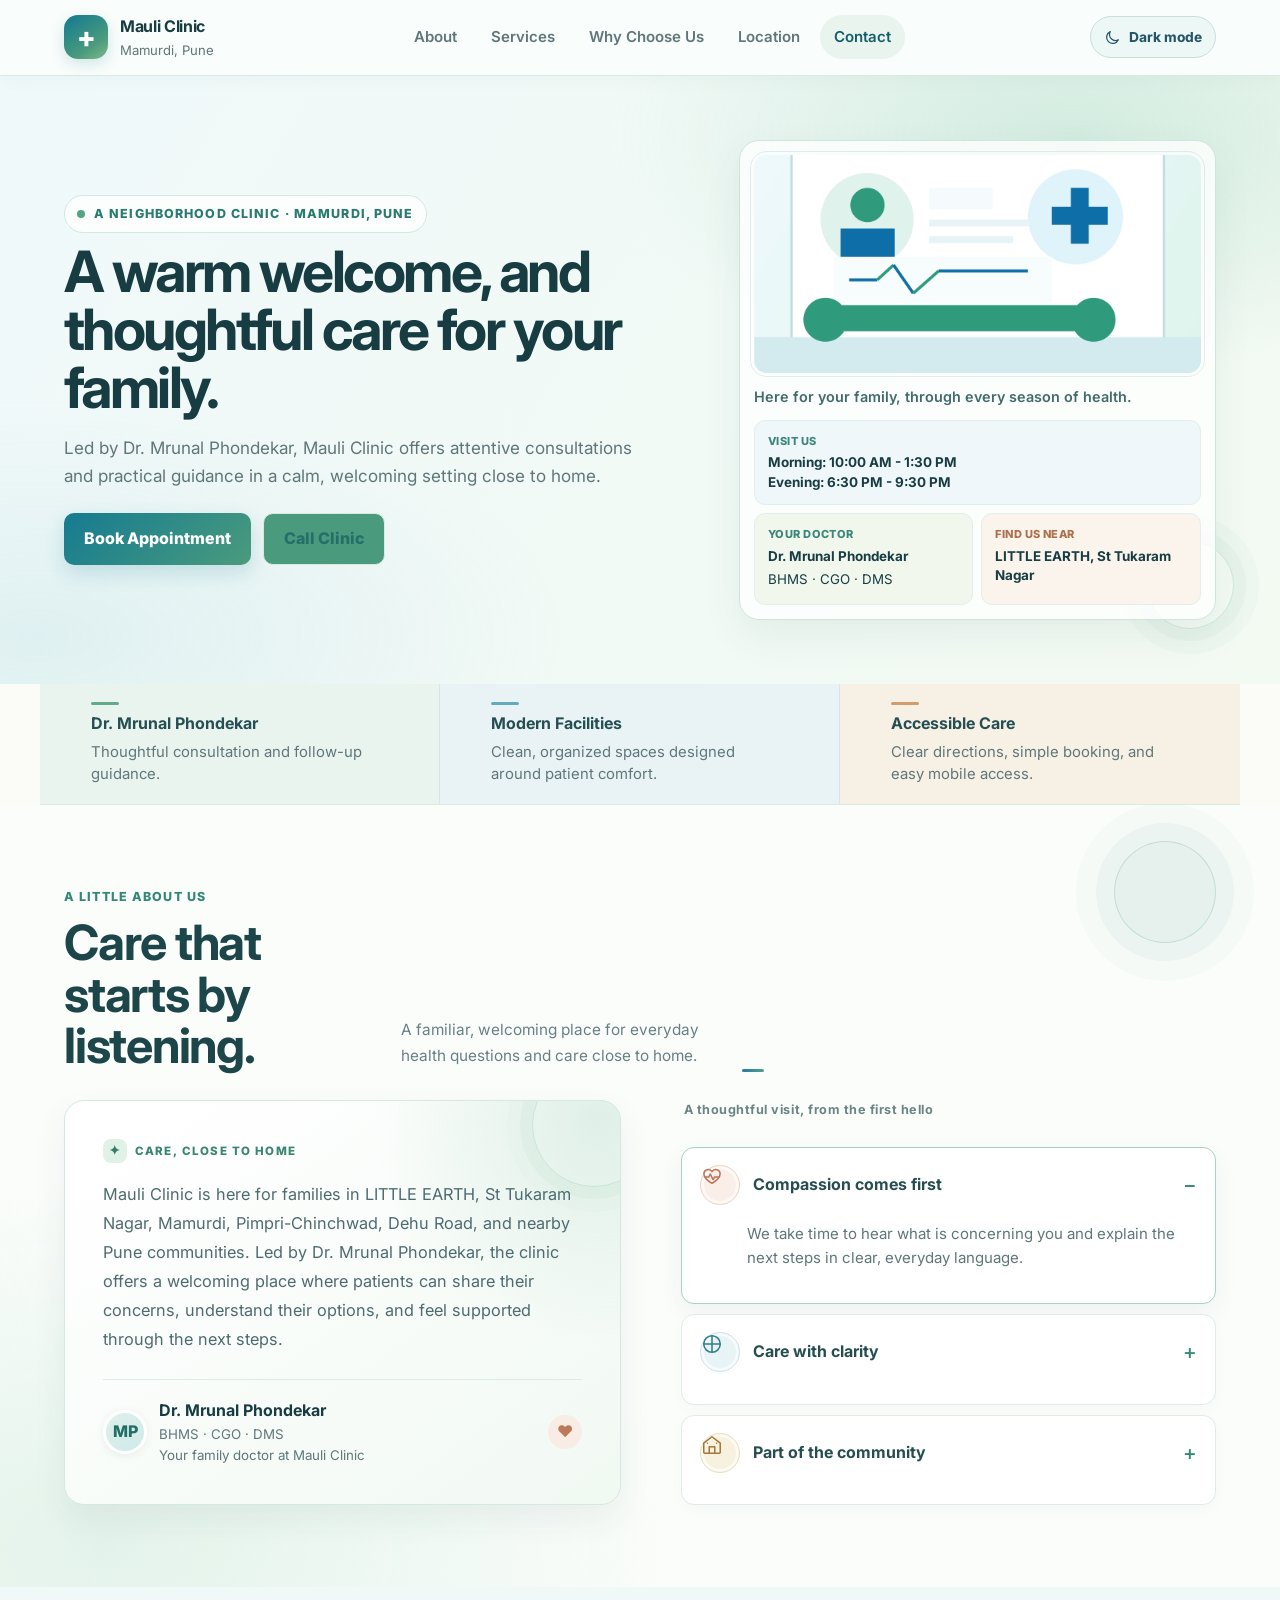
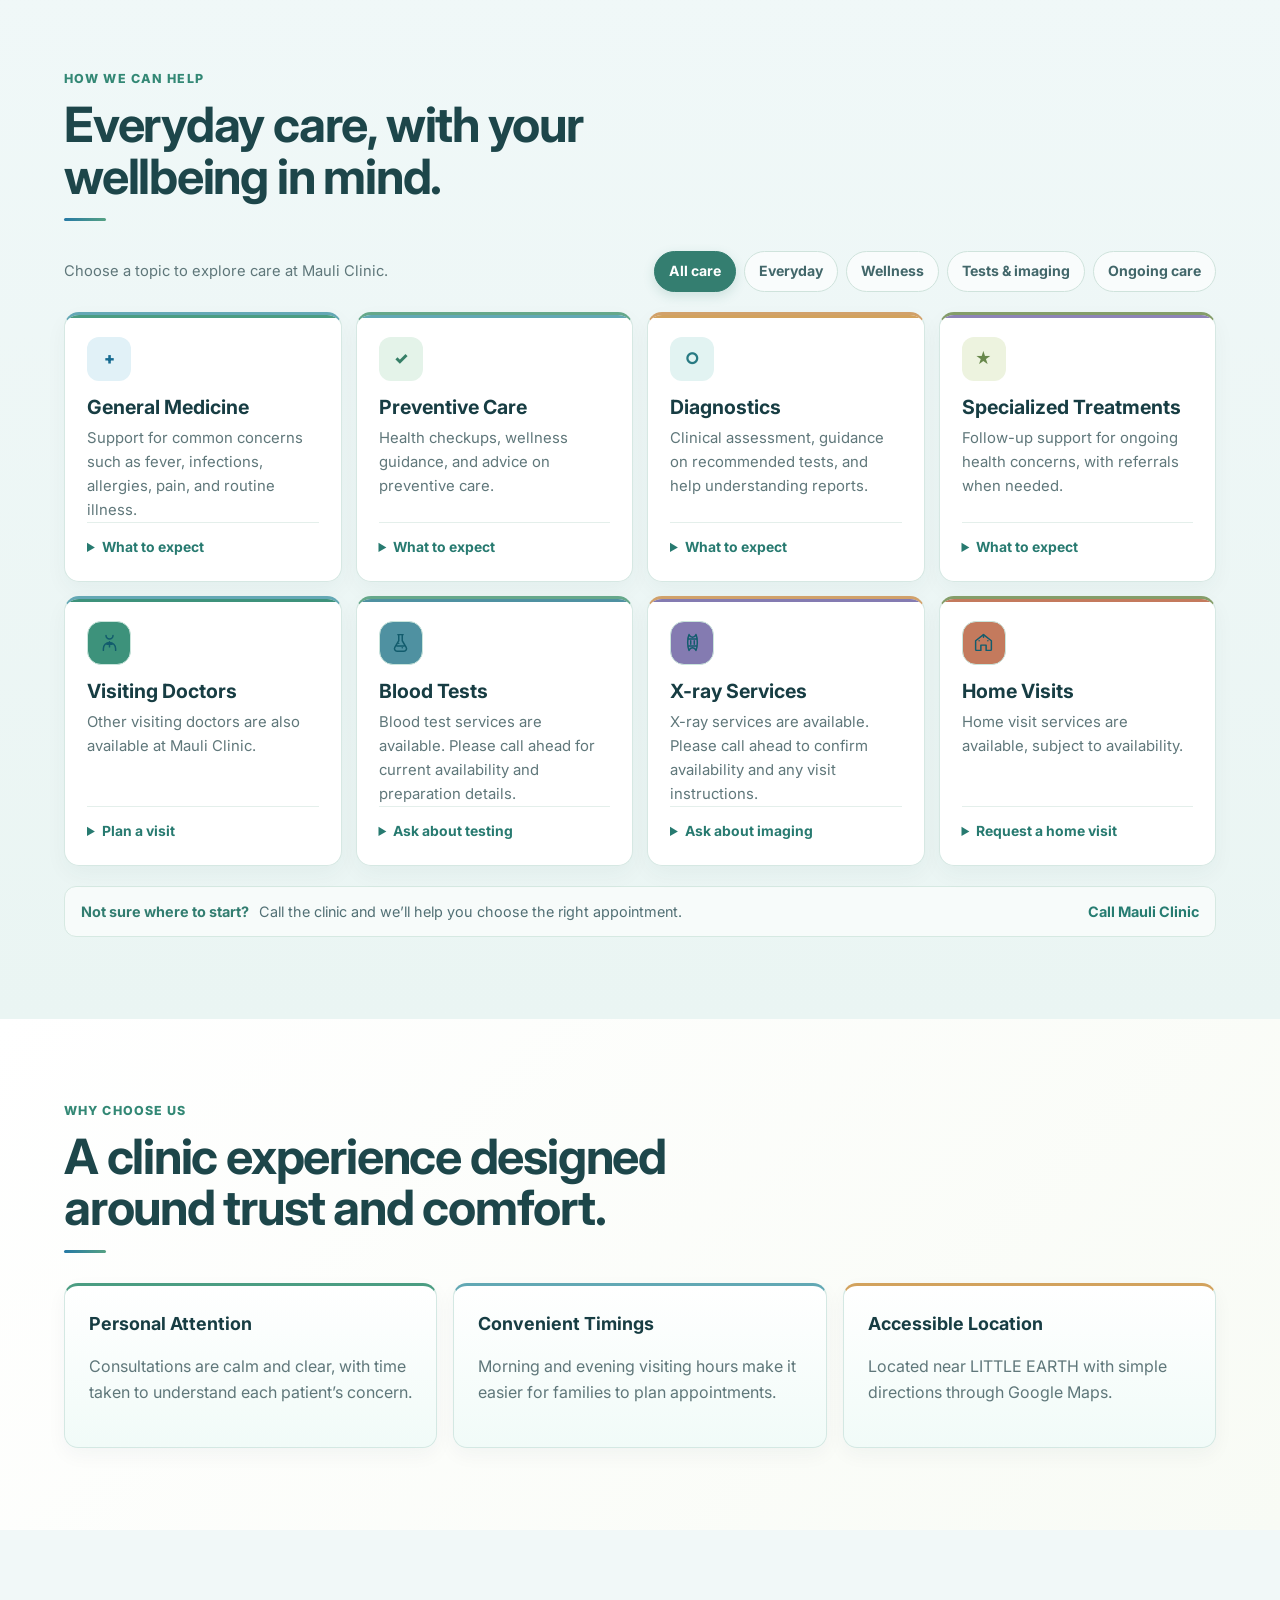
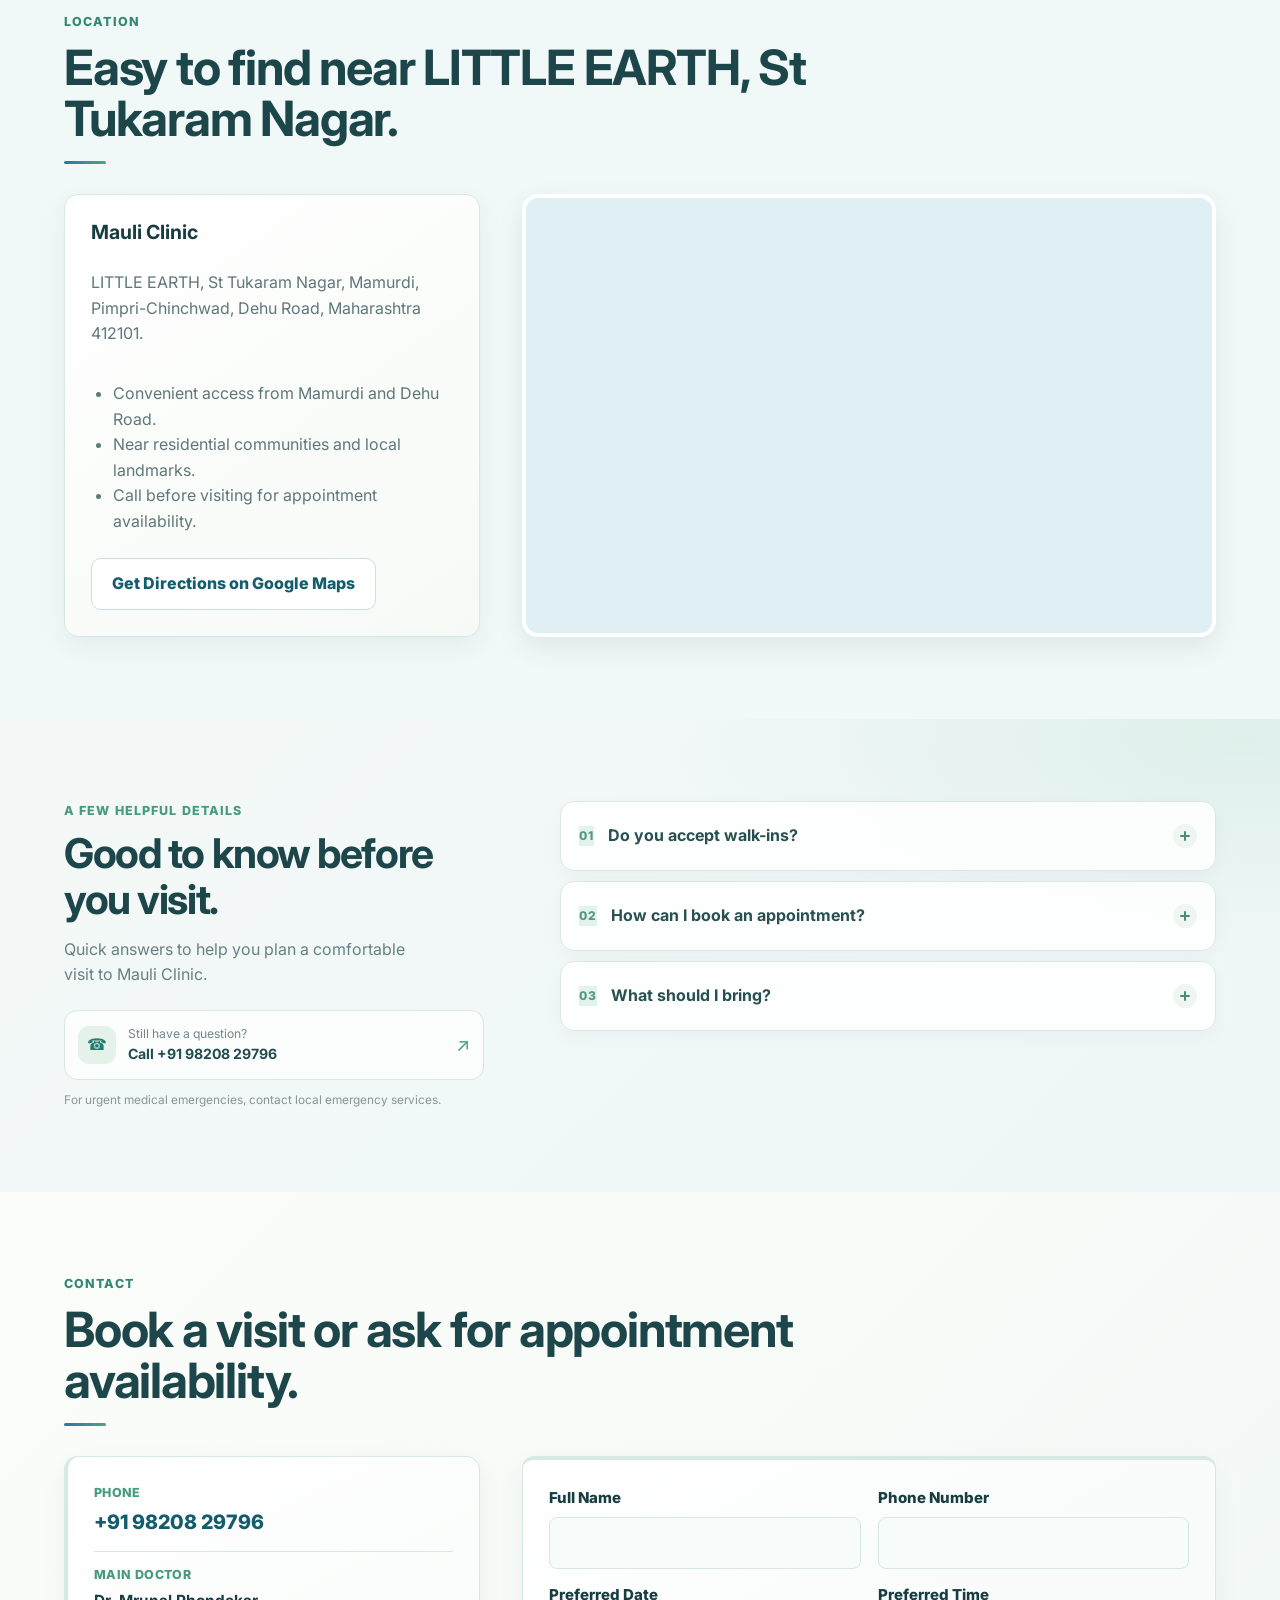
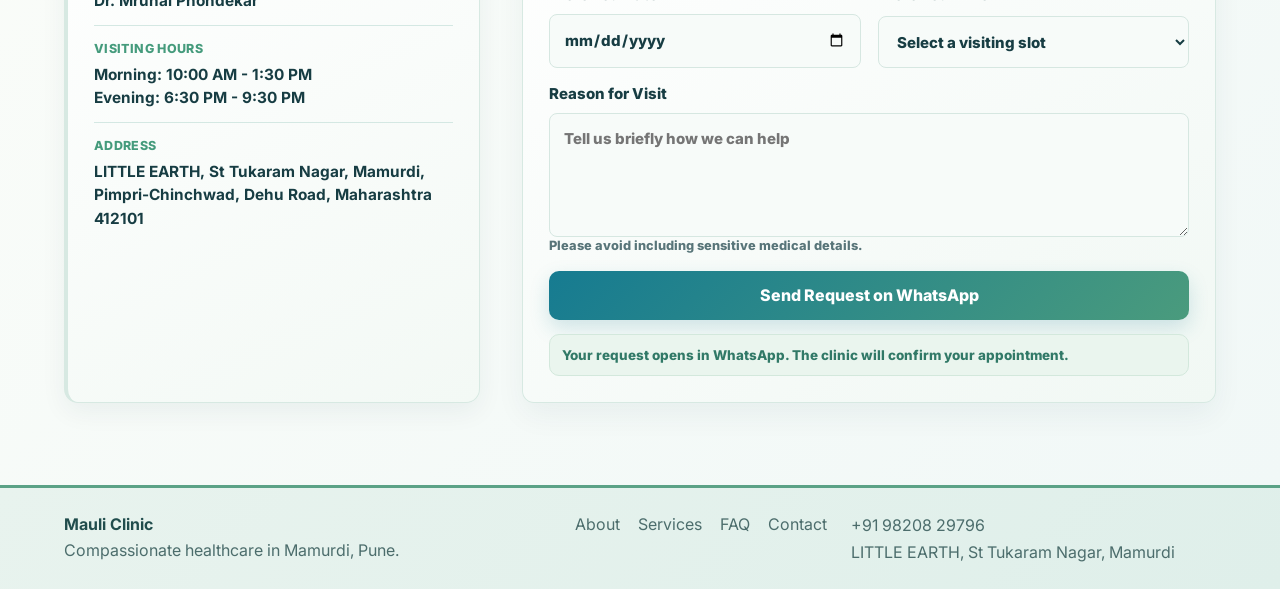
<file: index.html>
<!DOCTYPE html>
<html lang="en">
  <head>
    <meta charset="UTF-8" />
    <meta name="viewport" content="width=device-width, initial-scale=1.0" />
    <title>Mauli Clinic | Mamurdi, Pune</title>
    <meta
      name="description"
      content="Mauli Clinic near LITTLE EARTH, St Tukaram Nagar, Mamurdi, Pimpri-Chinchwad, Dehu Road, Maharashtra 412101 offers compassionate general medicine, preventive care, diagnostics, and specialized treatments."
    />
    <link rel="preconnect" href="https://fonts.googleapis.com" />
    <link rel="preconnect" href="https://fonts.gstatic.com" crossorigin />
    <link
      href="https://fonts.googleapis.com/css2?family=Inter:wght@400;500;600;700;800&display=swap"
      rel="stylesheet"
    />
    
            <link rel="stylesheet" href="styles.css?v=7" />
      <style>
      /* Isolated design sample: restrained upgrades while preserving the current structure. */
      :root { --ink:#173d43; --muted:#607b7e; --line:#d9ebe7; --blue:#167b91; --blue-dark:#125c6d; --green:#4a9b7d; --green-soft:#e3f2ec; --sky:#edf8f7; --shadow:0 14px 34px rgba(21,73,76,.10); }
      body { background:#f8fcfa; }
      .site-header { min-height:72px; border-bottom-color:#d6e9e3; }
      .brand-mark { background:linear-gradient(145deg,#167b91,#57a685); box-shadow:0 5px 14px rgba(22,123,145,.18); }
      .site-nav a { font-weight:600; transition:background .18s ease,color .18s ease; }
      .hero { min-height:min(700px,calc(100vh - 72px)); padding-block:clamp(38px,6vw,76px); background:radial-gradient(ellipse at 82% 12%,rgba(126,199,174,.22),transparent 31%),linear-gradient(120deg,#f1fafb 0%,#edf8f1 100%); }
      h1 { max-width:660px; font-size:clamp(2.4rem,4.6vw,4.65rem); line-height:1.02; letter-spacing:-.045em; }
      .eyebrow { letter-spacing:.09em; }
      .hero-copy { max-width:580px; }
      .hero-visual { width:100%; max-width:390px; justify-self:end; gap:12px; }
      .clinic-photo { max-height:250px; border:5px solid white; border-radius:14px; box-shadow:0 12px 28px rgba(23,61,67,.12); }
      .visual-caption { color:#386d6f; font-size:.94rem; font-weight:600; }
      .care-panel { grid-template-columns:1fr 1fr; gap:8px; padding:10px; border-color:#dcece6; border-radius:14px; box-shadow:0 8px 24px rgba(23,61,67,.07); }
      .care-panel div { min-width:0; padding:12px; border-radius:10px; background:#f7fbf9; }
      .care-panel div:first-child { grid-column:1 / -1; }
      .care-panel strong { font-size:.88rem; }
      .stat { letter-spacing:.06em; }
      .trust-strip { background:#fff; }
      .trust-strip div { padding-block:22px; }
      .service-card,.why-grid article,.directions,.contact-card { border-radius:14px; transition:transform .2s ease,box-shadow .2s ease; }
      .service-card:hover,.why-grid article:hover { transform:translateY(-3px); box-shadow:0 14px 28px rgba(23,61,67,.10); }
      .button { border-radius:10px; }
      .primary { background:linear-gradient(135deg,#167b91,#4a9b7d); box-shadow:0 8px 20px rgba(22,123,145,.18); }
      .secondary { background:#4a9b7d; box-shadow:none; }
      :focus-visible { outline:3px solid rgba(22,123,145,.35); outline-offset:3px; }
      @media (max-width:900px) { .hero { min-height:auto; } .hero-visual { max-width:480px; justify-self:center; } }
      @media (max-width:560px) { .hero { gap:28px; } .hero-visual { max-width:100%; } .clinic-photo { max-height:220px; } .care-panel { grid-template-columns:1fr; } .care-panel div:first-child { grid-column:auto; } }
      @media (prefers-reduced-motion:reduce) { *,*::before,*::after { scroll-behavior:auto!important; transition:none!important; } }

      /* Sample refresh: denser welcome, warmer story section, and useful service filters. */
      :root { --ink:#173d43; --muted:#5f777a; --line:#d4e8e3; --blue:#167b91; --blue-dark:#125c6d; --green:#459b7c; --sky:#edf8f7; --shadow:0 16px 38px rgba(23,61,67,.09); }
      html { scroll-padding-top:88px; }
      .hero { min-height:0; grid-template-columns:minmax(0,1.05fr) minmax(310px,.82fr); gap:clamp(26px,5vw,64px); padding-block:clamp(38px,5vw,66px); }
      .hero-content { max-width:680px; }
      .hero .eyebrow { display:inline-flex; align-items:center; gap:9px; padding:8px 12px; border:1px solid #d3e9e2; border-radius:999px; background:rgba(255,255,255,.72); }
      .hero .eyebrow::before { width:8px; height:8px; border-radius:50%; background:#52a584; content:""; }
      .hero h1 { max-width:650px; font-size:clamp(2.45rem,4.45vw,4.45rem); }
      .hero-copy { margin-top:17px; font-size:1.07rem; }
      .hero-actions { margin-top:24px; }
      .hero-visual { max-width:500px; justify-self:end; padding:14px; border:1px solid rgba(191,224,215,.9); border-radius:20px; background:rgba(255,255,255,.68); box-shadow:0 16px 40px rgba(29,88,82,.07); }
      .clinic-photo { max-height:218px; border:0; border-radius:13px; box-shadow:none; }
      .visual-caption { margin:0; text-align:left; color:#426b6e; font-size:.9rem; font-weight:600; }
      .care-panel { grid-template-columns:1fr 1fr; gap:8px; padding:0; border:0; background:transparent; box-shadow:none; }
      .care-panel div { padding:12px 13px; border:1px solid #e1efeb; border-radius:11px; background:#f7fbf9; }
      .care-panel div:first-child { grid-column:1 / -1; }
      .care-panel .stat { margin-bottom:3px; font-size:.69rem; }
      .care-panel strong { font-size:.84rem; line-height:1.45; }
      .hero-actions .button { min-height:46px; }
      .trust-strip { max-width:1200px; margin:auto; border:0; border-bottom:1px solid var(--line); }
      .trust-strip div { padding-block:19px; }
      .trust-strip strong { color:#254f53; }
      .content-section { padding-block:clamp(56px,7vw,82px); }
      .about { position:relative; overflow:hidden; background:radial-gradient(ellipse at 7% 96%,rgba(218,241,232,.7),transparent 35%),#fbfdfb; }
      .about::before { position:absolute; top:36px; right:5vw; width:100px; height:100px; border:1px solid rgba(75,160,132,.14); border-radius:50%; box-shadow:0 0 0 18px rgba(75,160,132,.035),0 0 0 38px rgba(75,160,132,.025); content:""; pointer-events:none; }
      .about .section-heading { position:relative; max-width:700px; margin-bottom:28px; }
      .about-grid { position:relative; grid-template-columns:minmax(0,1.02fr) minmax(320px,.98fr); gap:clamp(26px,5vw,60px); align-items:stretch; }
      .about-intro { display:flex; flex-direction:column; justify-content:center; padding:clamp(24px,4vw,40px); border:1px solid #dcece5; border-radius:18px; background:linear-gradient(145deg,#fff,#f2faf6); box-shadow:0 12px 30px rgba(23,61,67,.045); }
      .about-intro > p { margin:0; color:#506d71; font-size:1.04rem; line-height:1.8; }
      .doctor-signature { display:flex; align-items:center; gap:12px; margin-top:25px; padding-top:18px; border-top:1px solid #dcebe5; }
      .doctor-initial { display:grid; width:44px; height:44px; place-items:center; border-radius:50%; color:#246e68; background:#dff1e9; font-weight:800; }
      .doctor-signature strong,.doctor-signature small { display:block; }
      .doctor-signature small { color:var(--muted); }
      .values { align-content:stretch; gap:10px; }
      .value-item { overflow:hidden; border:1px solid #dcebe5; border-radius:13px; background:#fff; transition:border-color .18s ease,box-shadow .18s ease; }
      .value-item[open] { border-color:#a8d2c2; box-shadow:0 9px 24px rgba(23,61,67,.055); }
      .value-item summary { position:relative; display:flex; align-items:center; gap:13px; padding:17px 18px; color:#264d50; font-weight:700; cursor:pointer; list-style:none; }
      .value-item summary::-webkit-details-marker { display:none; }
      .value-item summary::after { margin-left:auto; color:#358b78; content:"+"; font-size:1.3rem; font-weight:500; }
      .value-item[open] summary::after { content:"−"; }
      .value-icon { display:grid; width:34px; height:34px; flex:0 0 34px; place-items:center; border-radius:10px; color:#347c71; background:#eaf5ef; }
      .value-item p { margin:0; padding:0 20px 18px 65px; color:var(--muted); font-size:.94rem; }
      .services { background:linear-gradient(180deg,#f0f8f8,#eaf5f3); }
      .services .section-heading { max-width:700px; }
      .service-toolbar { display:flex; flex-wrap:wrap; align-items:center; justify-content:space-between; gap:12px; margin:0 0 20px; }
      .service-toolbar p { margin:0; color:var(--muted); font-size:.92rem; }
      .service-filters { display:flex; flex-wrap:wrap; gap:8px; }
      .service-filter { min-height:40px; padding:8px 14px; border:1px solid #cfe3dc; border-radius:999px; color:#42676a; background:rgba(255,255,255,.65); font:inherit; font-size:.88rem; font-weight:700; cursor:pointer; transition:background .18s ease,color .18s ease,transform .18s ease; }
      .service-filter:hover { transform:translateY(-1px); }
      .service-filter[aria-pressed="true"] { border-color:#3f927d; color:#fff; background:#3f927d; }
      .service-grid { grid-template-columns:repeat(4,minmax(0,1fr)); gap:14px; }
      .service-card { min-height:0; padding:22px; border-color:#d6e8e3; border-radius:15px; box-shadow:0 8px 22px rgba(23,61,67,.045); transition:transform .2s ease,box-shadow .2s ease,border-color .2s ease; }
      .service-card:hover,.service-card:focus-within { transform:translateY(-4px); border-color:#a8d2c3; box-shadow:0 15px 30px rgba(23,61,67,.09); }
      .service-card[hidden] { display:none; }
      .service-card > span { margin-bottom:15px; border-radius:12px; }
      .service-card h3 { min-height:0; margin-bottom:8px; }
      .service-card p { margin:0; font-size:.93rem; }
      .service-detail { margin-top:14px; padding-top:12px; border-top:1px solid #e4efeb; color:#507176; font-size:.87rem; }
      .service-detail summary { color:#277a70; font-weight:700; cursor:pointer; }
      .service-detail p { margin:7px 0 0; }
      .service-note { display:flex; align-items:center; gap:10px; margin:20px 0 0; padding:13px 16px; border:1px solid #d6e9e2; border-radius:12px; color:#527075; background:rgba(255,255,255,.62); font-size:.9rem; }
      .service-note strong { color:#327d70; }
      .service-note a { margin-left:auto; color:#267c71; font-weight:700; text-decoration:none; white-space:nowrap; }
      .service-note a:hover { text-decoration:underline; }
      :focus-visible { outline:3px solid rgba(22,123,145,.38); outline-offset:3px; }
      @media(max-width:980px) { .hero { grid-template-columns:1fr 1fr; min-height:0; } .hero-visual { justify-self:stretch; } .service-grid { grid-template-columns:repeat(2,minmax(0,1fr)); } }
      @media(max-width:720px) { .hero { grid-template-columns:1fr; gap:24px; } .hero-visual { justify-self:stretch; max-width:100%; } .clinic-photo { max-height:205px; } .about-grid { grid-template-columns:1fr; } .about::before { top:20px; right:-35px; } .service-toolbar { align-items:flex-start; flex-direction:column; } .service-grid { grid-template-columns:1fr 1fr; } }
      @media(max-width:520px) { .hero { padding-top:34px; } .hero-visual { padding:10px; border-radius:15px; } .care-panel { grid-template-columns:1fr; } .care-panel div:first-child { grid-column:auto; } .service-grid { grid-template-columns:1fr; } .service-filters { gap:6px; } .service-filter { padding-inline:11px; font-size:.82rem; } .about-intro { padding:22px; } .service-note { align-items:flex-start; flex-direction:column; } .service-note a { margin-left:0; } }
      @media(prefers-reduced-motion:reduce) { *,*::before,*::after { transition:none!important; } }
      /* Colorful, calm finishing pass: distinctive accents without changing the familiar layout. */
      :root { --coral:#cf805d; --lilac:#8c82b7; --sun:#d5a84d; --mint:#eaf5ef; }
      body { background:#fbfcf8; }
      .site-header { box-shadow:0 3px 18px rgba(28,70,67,.035); }
      .brand-mark { color:#fff; background:linear-gradient(145deg,#167b91 5%,#4a9b7d 68%,#82b98b); }
      .site-nav a[aria-current="location"] { color:#155e69; background:#e9f4ef; }
      .hero { position:relative; isolation:isolate; background:radial-gradient(ellipse at 84% 10%,rgba(116,194,163,.25),transparent 31%),radial-gradient(ellipse at 3% 92%,rgba(133,192,207,.16),transparent 30%),linear-gradient(120deg,#f0f9fa 0%,#f3faf2 100%); }
      .hero::after { position:absolute; z-index:-1; right:3.6%; bottom:9%; width:86px; height:86px; border:1px solid rgba(74,155,125,.2); border-radius:50%; box-shadow:0 0 0 12px rgba(74,155,125,.045),0 0 0 25px rgba(74,155,125,.03); content:""; pointer-events:none; }
      .hero .eyebrow { color:#297a70; background:rgba(255,255,255,.82); }
      .hero h1 { color:#173d43; }
      .hero h1 em { color:#398c78; font-style:normal; }
      .hero-visual { border-color:#cde5dc; background:rgba(255,255,255,.78); }
      .clinic-photo { outline:1px solid rgba(22,123,145,.12); outline-offset:3px; }
      .care-panel div:first-child { background:#f0f7fa; }
      .care-panel div:nth-child(2) { background:#f2f7ed; }
      .care-panel div:nth-child(3) { background:#fbf4ec; }
      .care-panel div:nth-child(3) .stat { color:#ad704c; }
      .trust-strip { border-bottom:1px solid #d8eae4; }
      .trust-strip div { position:relative; }
      .trust-strip div::before { position:absolute; top:18px; left:clamp(18px,4vw,56px); width:28px; height:3px; border-radius:5px; background:#63aa8a; content:""; }
      .trust-strip div:nth-child(2)::before { background:#65aabc; }
      .trust-strip div:nth-child(3)::before { background:#d39c6d; }
      .trust-strip strong { padding-top:8px; }
      .about { background:radial-gradient(ellipse at 8% 95%,rgba(219,240,229,.75),transparent 35%),#fbfdfb; }
      .section-heading .eyebrow { color:#338875; }
      .section-heading h2 { color:#1d464a; }
      .services { background:linear-gradient(180deg,#f0f8f8 0%,#eaf5f3 100%); }
      .service-card { position:relative; overflow:hidden; background:#fff; }
      .service-card::after { position:absolute; top:0; right:0; left:0; height:3px; background:#4b9d82; content:""; }
      .service-card:nth-child(2)::after { background:#62a8b4; }
      .service-card:nth-child(3)::after { background:#d2a25d; }
      .service-card:nth-child(4)::after { background:#8d83b6; }
      .service-filter[aria-pressed="true"] { border-color:#347e70; background:#347e70; box-shadow:0 4px 12px rgba(52,126,112,.18); }
      .why-choose-us { background:linear-gradient(135deg,#fff 0%,#f8fbf5 100%); }
      .why-grid article:nth-child(1) { border-top:3px solid #4b9d82; }
      .why-grid article:nth-child(2) { border-top:3px solid #62a8b4; }
      .why-grid article:nth-child(3) { border-top:3px solid #d2a25d; }
      .location { background:#f1f8f8; }
      .directions { border:1px solid #d8e8e4; background:linear-gradient(145deg,#fff,#f6faf5); }
      .map-frame { overflow:hidden; border:4px solid #fff; border-radius:16px; box-shadow:0 10px 28px rgba(23,61,67,.09); }
      .contact { background:linear-gradient(135deg,#fbfdf9,#f1f8f7); }
      .contact-card { border-color:#d7e9e2; background:linear-gradient(155deg,#fff,#f3f9f5); }
      .appointment-form { border-color:#d7e9e2; box-shadow:0 12px 30px rgba(23,61,67,.055); }
      .appointment-form input:focus,.appointment-form select:focus,.appointment-form textarea:focus { border-color:#58a48a; box-shadow:0 0 0 3px rgba(74,155,125,.12); }
      .site-footer { border-top:3px solid #5ba286; background:#eaf4ef; }
      .button { transition:transform .18s ease,box-shadow .18s ease,filter .18s ease; }
      .button:hover { filter:saturate(1.08); box-shadow:0 9px 21px rgba(23,61,67,.14); }
      .service-filter:focus-visible,.value-item summary:focus-visible { border-radius:10px; outline:3px solid rgba(22,123,145,.32); outline-offset:3px; }
      .back-to-top { position:fixed; z-index:30; right:20px; bottom:20px; display:grid; width:44px; height:44px; place-items:center; border:1px solid #cfe3dc; border-radius:50%; color:#fff; background:#347e70; box-shadow:0 6px 18px rgba(23,61,67,.2); font-size:1.2rem; cursor:pointer; opacity:0; pointer-events:none; transform:translateY(8px); transition:opacity .2s ease,transform .2s ease; }
      .back-to-top.is-visible { opacity:1; pointer-events:auto; transform:translateY(0); }
      .reading-progress { position:fixed; z-index:40; top:0; left:0; width:0; height:3px; background:linear-gradient(90deg,#4b9d82,#62a8b4,#d2a25d); }
      @media(max-width:720px) { .hero::after { right:4%; bottom:3%; width:54px; height:54px; box-shadow:0 0 0 9px rgba(74,155,125,.04),0 0 0 18px rgba(74,155,125,.025); } .trust-strip div::before { top:13px; } }
      @media(prefers-reduced-motion:reduce) { .button,.back-to-top { transition:none!important; } }
      /* About and FAQ receive richer editorial treatment while staying calm and clear. */
      .about-heading { display:flex; align-items:end; justify-content:space-between; gap:28px; }
      .about-heading-note { max-width:340px; margin:0 0 4px; color:#678084; font-size:.96rem; line-height:1.65; }
      .about-intro { position:relative; overflow:hidden; min-height:280px; padding:clamp(25px,4vw,38px); border:1px solid #d4e9df; border-radius:20px; background:radial-gradient(circle at 96% 4%,rgba(123,190,160,.2),transparent 34%),linear-gradient(145deg,#fff 8%,#f1f9f3 100%); box-shadow:0 14px 35px rgba(23,61,67,.065); }
      .about-intro::after { position:absolute; top:-38px; right:-36px; width:122px; height:122px; border:1px solid rgba(74,155,125,.18); border-radius:50%; box-shadow:0 0 0 12px rgba(74,155,125,.045),0 0 0 25px rgba(74,155,125,.025); content:""; pointer-events:none; }
      .about-kicker { position:relative; z-index:1; display:inline-flex; align-items:center; gap:8px; margin-bottom:17px; color:#37866f; font-size:.72rem; font-weight:800; letter-spacing:.1em; }
      .about-kicker span { display:grid; width:24px; height:24px; place-items:center; border-radius:8px; color:#347d6b; background:#e0f1e7; font-size:.8rem; }
      .about-intro > p { position:relative; z-index:1; max-width:55ch; margin:0; color:#4e6b70; font-size:1.02rem; line-height:1.78; }
      .doctor-signature { position:relative; z-index:1; }
      .doctor-initial { border:3px solid #fff; background:linear-gradient(140deg,#dff1e9,#cfe9eb); box-shadow:0 2px 9px rgba(23,61,67,.08); }
      .about-heart { display:grid; width:34px; height:34px; margin-left:auto; place-items:center; border-radius:50%; color:#bd795a; background:#f8ece4; }
      .values { gap:10px; }
      .values-label { margin:0 0 2px 3px; color:#6a8583; font-size:.79rem; font-weight:700; letter-spacing:.04em; }
      .value-item { border-color:#e0ece5; box-shadow:0 5px 16px rgba(23,61,67,.025); }
      .value-item:nth-of-type(2) .value-icon { color:#367d8a; background:#e6f3f5; }
      .value-item:nth-of-type(3) .value-icon { color:#9a7440; background:#f7f0df; }
      .value-item:nth-of-type(4) .value-icon { color:#766c9c; background:#f0edf8; }
      .value-item summary { min-height:66px; }
      .faq { background:radial-gradient(ellipse at 97% 4%,rgba(204,232,221,.48),transparent 33%),linear-gradient(135deg,#f4f9f7,#eef6f8); }
      .faq-layout { display:grid; grid-template-columns:minmax(230px,.78fr) minmax(0,1.22fr); gap:clamp(28px,6vw,76px); align-items:start; }
      .faq-intro h2 { max-width:380px; margin:0; color:#1d464a; font-size:clamp(1.9rem,3.2vw,2.8rem); line-height:1.12; letter-spacing:-.035em; }
      .faq-intro > p:not(.eyebrow) { max-width:36ch; margin:14px 0 22px; color:#678084; }
      .faq-call { display:flex; align-items:center; gap:12px; padding:13px; border:1px solid #d6e8e1; border-radius:13px; color:#214c50; background:rgba(255,255,255,.76); text-decoration:none; transition:transform .18s ease,box-shadow .18s ease; }
      .faq-call:hover { transform:translateY(-2px); box-shadow:0 8px 18px rgba(23,61,67,.08); }
      .faq-call-icon { display:grid; width:38px; height:38px; flex:0 0 38px; place-items:center; border-radius:11px; color:#267b70; background:#e4f2e9; }
      .faq-call small,.faq-call strong { display:block; }
      .faq-call small { color:#718788; font-size:.76rem; }
      .faq-call strong { font-size:.88rem; }
      .faq-arrow { margin-left:auto; color:#4b9d82; font-size:1.15rem; }
      .faq-note { display:block; margin-top:12px; color:#879596; font-size:.74rem; line-height:1.5; }
      .faq-list { display:grid; gap:10px; }
      .faq-item { overflow:hidden; border:1px solid #dbe9e5; border-radius:14px; background:rgba(255,255,255,.87); box-shadow:0 6px 18px rgba(23,61,67,.035); transition:border-color .18s ease,box-shadow .18s ease; }
      .faq-item[open] { border-color:#afd3c4; box-shadow:0 10px 24px rgba(23,61,67,.065); }
      .faq-item summary { display:flex; min-height:68px; align-items:center; gap:14px; padding:13px 18px; color:#284f52; font-weight:700; cursor:pointer; list-style:none; }
      .faq-item summary::-webkit-details-marker { display:none; }
      .faq-number { color:#559682; font-size:.75rem; font-weight:800; letter-spacing:.08em; }
      .faq-plus { position:relative; width:24px; height:24px; flex:0 0 24px; margin-left:auto; border-radius:50%; background:#edf6f1; }
      .faq-plus::before,.faq-plus::after { position:absolute; top:11px; left:7px; width:10px; height:2px; border-radius:2px; background:#468c78; content:""; transition:transform .18s ease; }
      .faq-plus::after { transform:rotate(90deg); }
      .faq-item[open] .faq-plus::after { transform:rotate(0); }
      .faq-item p { margin:0; padding:0 52px 19px; color:#627a7e; font-size:.94rem; line-height:1.7; }
      .faq-item summary:focus-visible { outline:3px solid rgba(22,123,145,.3); outline-offset:-4px; }
      @media(max-width:760px) { .about-heading { display:block; } .about-heading-note { max-width:520px; margin-top:12px; } .faq-layout { grid-template-columns:1fr; gap:25px; } .faq-intro h2 { max-width:500px; } .faq-intro > p:not(.eyebrow) { margin-bottom:16px; } }
      @media(max-width:520px) { .about-intro { min-height:0; padding:23px; } .about-heart { display:none; } .faq-item summary { min-height:62px; gap:10px; padding-inline:13px; font-size:.92rem; } .faq-item p { padding:0 42px 17px; font-size:.9rem; } }
      /* More distinctive, teal-forward line icons for the three care principles. */
      .value-icon { width:40px; height:40px; flex-basis:40px; border:1px solid #a9d4c4; border-radius:50%; color:#fff!important; background:#3d927b!important; box-shadow:inset 0 0 0 4px rgba(255,255,255,.18),0 3px 9px rgba(45,125,104,.13); }
      .value-icon svg,.service-symbol svg { width:21px; height:21px; fill:none; stroke:currentColor; stroke-width:1.7; stroke-linecap:round; stroke-linejoin:round; }
      .value-item:nth-of-type(2) .value-icon { color:#fff; background:#3d927b; }
      .value-item:nth-of-type(3) .value-icon { color:#fff; background:#3d927b; }
      .value-item:nth-of-type(4) .value-icon { color:#fff; background:#3d927b; }
      .about::before { border-color:rgba(61,146,123,.45); box-shadow:0 0 0 18px rgba(61,146,123,.08),0 0 0 38px rgba(61,146,123,.045); }
      .service-symbol { display:grid!important; width:46px; height:46px; place-items:center; border:1px solid #cae5dc; border-radius:14px!important; color:#fff; background:#3d927b; }
      .service-card:nth-child(5) .service-symbol { background:#3d927b; }
      .service-card:nth-child(6) .service-symbol { background:#4f91a1; }
      .service-card:nth-child(7) .service-symbol { background:#847bb1; }
      .service-card:nth-child(5)::after { background:#3d927b; }
      .service-card:nth-child(6)::after { background:#4f91a1; }
      .service-card:nth-child(7)::after { background:#847bb1; }
      .service-filters { row-gap:8px; }
      @media(max-width:520px) { .service-filter { min-height:38px; } }
      /* Tint the quiet decorative circle; let each About icon keep its own color. */
      .about::before { background:rgba(61,146,123,.105); border-color:rgba(61,146,123,.22); box-shadow:0 0 0 18px rgba(61,146,123,.055),0 0 0 38px rgba(61,146,123,.028); }
      .value-icon { background:#e9f4ef!important; border-color:#d5e8df; box-shadow:inset 0 0 0 3px rgba(255,255,255,.65); }
      .value-icon svg { width:22px; height:22px; }
      .value-item:nth-of-type(1) .value-icon { color:#bd755e!important; background:#faeee8!important; border-color:#efd2c5; }
      .value-item:nth-of-type(2) .value-icon { color:#327e91!important; background:#e8f3f6!important; border-color:#cde4e9; }
      .value-item:nth-of-type(3) .value-icon { color:#a27a36!important; background:#f7f1df!important; border-color:#ebdfb9; }
      .service-card:nth-child(8) .service-symbol { background:#c47a5d; }
      .service-card:nth-child(8)::after { background:#c47a5d; }
      /* Final polish: consistent service alignment, softly tinted appointment panel, and hover light. */
      .service-grid { align-items:stretch; }
      .service-card { display:flex; height:100%; min-height:250px; flex-direction:column; }
      .service-card .service-detail { margin-top:auto; padding-top:13px; }
      .appointment-form { background:linear-gradient(150deg,#ffffff 0%,#f1f8f4 100%); }
      .appointment-form input,.appointment-form select,.appointment-form textarea { border-color:#d6e7e1; background:#f7fbf9; }
      .appointment-form .form-status { padding:10px 12px; border:1px solid #d3e8dc; border-radius:10px; color:#317967; background:#eaf5ee; }
      .appointment-form .privacy-hint { color:#587579; }
      .button,.service-filter { transition:transform .18s ease,filter .18s ease,box-shadow .18s ease,background-color .18s ease; }
      .button:hover,.button:focus-visible,.service-filter:hover,.service-filter:focus-visible { filter:brightness(1.12) saturate(1.08); box-shadow:0 0 0 4px rgba(74,155,125,.13),0 9px 22px rgba(23,61,67,.14); }
      .service-filter[aria-pressed="true"]:hover { filter:brightness(1.14); }
      @media(max-width:720px) { .service-card { min-height:0; } .service-card .service-detail { margin-top:14px; } }
      /* Footer contrast: keep the mint footer surface and make its text readable. */
      .site-footer { position:relative; z-index:1; color:#244b4c; background:linear-gradient(135deg,#e8f3ee 0%,#dfefea 100%); }
      .site-footer span,.site-footer a { color:#4c6d6c; }
      .site-footer strong { color:#214d4d; }
      .site-footer a:hover,.site-footer a:focus-visible { color:#176e68; }
      .site-footer address { line-height:1.65; }
      .site-footer nav { gap:10px 18px; }

      /* Hover, keyboard focus, and press glow use each control's own accent color. */
      .button,.service-filter,.menu-toggle { --button-glow:rgba(61,146,123,.42); transition:box-shadow .18s ease,filter .18s ease,transform .18s ease; }
      .button.primary { --button-glow:rgba(35,126,148,.48); }
      .button.secondary { --button-glow:rgba(61,146,123,.48); }
      .button.map-button { --button-glow:rgba(50,132,151,.4); }
      .service-filter { --button-glow:rgba(83,150,130,.34); }
      .service-filter[aria-pressed="true"] { --button-glow:rgba(61,146,123,.5); }
      .button[data-glow="orange"],.service-filter[data-glow="orange"] { --button-glow:rgba(220,137,64,.5); }
      .button:hover,.button:focus-visible,.service-filter:hover,.service-filter:focus-visible,.menu-toggle:hover,.menu-toggle:focus-visible { filter:brightness(1.07) saturate(1.08); box-shadow:0 0 0 3px var(--button-glow),0 0 18px var(--button-glow),0 8px 20px rgba(23,61,67,.12); }
      .button:active,.service-filter:active,.menu-toggle:active { filter:brightness(1.12); box-shadow:0 0 0 5px var(--button-glow),0 0 24px var(--button-glow); transform:translateY(1px); }
      .button:focus-visible,.service-filter:focus-visible,.menu-toggle:focus-visible { outline:2px solid var(--button-glow); outline-offset:3px; }
      @media(prefers-reduced-motion:reduce) { .button,.service-filter,.menu-toggle { transition:none!important; } }
     the light theme's calm section rhythm with readable, tinted surfaces. */
html[data-theme="dark"] { color-scheme: dark; --ink:#edf5f2; --muted:#c3d2d3; --line:#456168; }
html[data-theme="dark"] body { color:#e7f0ee !important; background:#132d34 !important; }
html[data-theme="dark"] h1,html[data-theme="dark"] h2,html[data-theme="dark"] h3,html[data-theme="dark"] strong,html[data-theme="dark"] label { color:#f2f7f4 !important; }
html[data-theme="dark"] p,html[data-theme="dark"] li,html[data-theme="dark"] small,html[data-theme="dark"] address,html[data-theme="dark"] .about-intro > p,html[data-theme="dark"] .about-heading-note,html[data-theme="dark"] .values-label,html[data-theme="dark"] .value-item p,html[data-theme="dark"] .service-card p,html[data-theme="dark"] .service-detail p,html[data-theme="dark"] .why-grid p,html[data-theme="dark"] .directions p,html[data-theme="dark"] .directions li,html[data-theme="dark"] .faq-intro > p,html[data-theme="dark"] .faq-item p,html[data-theme="dark"] .privacy-hint,html[data-theme="dark"] .trust-strip span { color:#c6d6d6 !important; }
html[data-theme="dark"] .eyebrow,html[data-theme="dark"] .about-kicker,html[data-theme="dark"] .stat,html[data-theme="dark"] .service-note strong { color:#a7e3ca !important; }
html[data-theme="dark"] .site-header { color:#edf5f2 !important; background:rgba(19,45,52,.97) !important; border-color:#405c63 !important; }
html[data-theme="dark"] .brand strong,html[data-theme="dark"] .site-nav a { color:#e8f1ef !important; }
html[data-theme="dark"] .brand small { color:#c0d0d2 !important; }
html[data-theme="dark"] .site-nav a:hover,html[data-theme="dark"] .site-nav a:focus-visible { color:#f4fbf8 !important; background:#29484c !important; }
html[data-theme="dark"] .theme-toggle,html[data-theme="dark"] .menu-toggle { color:#e7f3ef !important; background:#234148 !important; border-color:#547078 !important; }
html[data-theme="dark"] .menu-toggle span { background:#e7f3ef !important; }
html[data-theme="dark"] .hero { background:radial-gradient(ellipse at 88% 8%,rgba(83,174,146,.2),transparent 30%),linear-gradient(120deg,#183943,#1b403d 65%,#273a35) !important; }
html[data-theme="dark"] .hero h1,html[data-theme="dark"] .section-heading h2,html[data-theme="dark"] .faq-intro h2 { color:#f3f8f6 !important; }
html[data-theme="dark"] .hero h1 em { color:#b5e9d2 !important; }
html[data-theme="dark"] .hero-copy,html[data-theme="dark"] .visual-caption { color:#d0dfdd !important; }
html[data-theme="dark"] .hero .eyebrow { color:#b5ead3 !important; background:#244a48 !important; border-color:#50766c !important; }
html[data-theme="dark"] .trust-strip { border-color:#456168 !important; background:#1a353c !important; }
html[data-theme="dark"] .trust-strip div,html[data-theme="dark"] .trust-strip div:nth-child(1) { background:linear-gradient(140deg,#23433e,#1d3840) !important; }
html[data-theme="dark"] .trust-strip div:nth-child(2) { background:linear-gradient(140deg,#203f49,#1d3840) !important; }
html[data-theme="dark"] .trust-strip div:nth-child(3) { background:linear-gradient(140deg,#403d33,#293b3c) !important; }
html[data-theme="dark"] .trust-strip strong { color:#f1f6f3 !important; }
html[data-theme="dark"] .about { background:linear-gradient(115deg,#1b3d37,#1b3540 58%,#1d3a40) !important; }
html[data-theme="dark"] .about-intro,html[data-theme="dark"] .value-item { color:#e8f1ef !important; background:linear-gradient(145deg,#234148,#203b40) !important; border-color:#4d6b6d !important; }
html[data-theme="dark"] .about-kicker span,html[data-theme="dark"] .doctor-initial { color:#c7eedb !important; background:#31574c !important; }
html[data-theme="dark"] .about-heart { color:#ffd1b8 !important; background:#55403c !important; }
html[data-theme="dark"] .value-item summary { color:#edf5f2 !important; }
html[data-theme="dark"] .value-item summary::after { color:#a9e4cb !important; }
html[data-theme="dark"] .value-icon { filter:brightness(.85) saturate(.9); }
html[data-theme="dark"] .services { background:linear-gradient(145deg,#1b3944,#1d403f 56%,#343d37) !important; }
html[data-theme="dark"] .service-card { color:#e9f2ef !important; background:linear-gradient(155deg,#244149,#203b40) !important; border-color:#4c6870 !important; }
html[data-theme="dark"] .service-card h3 { color:#f1f7f4 !important; }
html[data-theme="dark"] .service-card:nth-child(5) .service-symbol,html[data-theme="dark"] .service-card:nth-child(6) .service-symbol,html[data-theme="dark"] .service-card:nth-child(7) .service-symbol,html[data-theme="dark"] .service-card:nth-child(8) .service-symbol { color:#fff !important; filter:brightness(.85) saturate(.9); }
html[data-theme="dark"] .service-filter { color:#deebea !important; background:#29434a !important; border-color:#587179 !important; }
html[data-theme="dark"] .service-filter[aria-pressed="true"] { color:#16332f !important; background:#a9dfc7 !important; border-color:#a9dfc7 !important; }
html[data-theme="dark"] .service-detail { border-color:#48636b !important; }
html[data-theme="dark"] .service-detail summary,html[data-theme="dark"] .service-note a { color:#a9e5ca !important; }
html[data-theme="dark"] .service-note { color:#d2e0de !important; background:linear-gradient(110deg,#254840,#213f48) !important; border-color:#547268 !important; }
html[data-theme="dark"] .why-choose-us { background:linear-gradient(120deg,#343c34,#203d3a 60%,#203a43) !important; }
html[data-theme="dark"] .why-grid article { color:#e8f1ee !important; background:linear-gradient(145deg,#243e43,#233f3e) !important; border-color:#526b69 !important; }
html[data-theme="dark"] .location { background:linear-gradient(125deg,#1d3743,#1d403d) !important; }
html[data-theme="dark"] .directions { color:#e8f1ef !important; background:linear-gradient(145deg,#24404a,#203f40) !important; border-color:#4e6970 !important; }
html[data-theme="dark"] .map-frame { border-color:#4e6970 !important; background:#213e44 !important; }
html[data-theme="dark"] .faq { background:linear-gradient(125deg,#1d403d,#1d3846 58%,#3a3a31) !important; }
html[data-theme="dark"] .faq-item,html[data-theme="dark"] .faq-item[open] { color:#eaf3f0 !important; background:#244047 !important; border-color:#526d70 !important; }
html[data-theme="dark"] .faq-item summary,html[data-theme="dark"] .faq-item summary span:not(.faq-number):not(.faq-plus) { color:#f0f6f3 !important; }
html[data-theme="dark"] .faq-number { color:#b1e8d0 !important; }
html[data-theme="dark"] .faq-plus { background:#31574c !important; }
html[data-theme="dark"] .faq-plus::before,html[data-theme="dark"] .faq-plus::after { background:#c0edd9 !important; }
html[data-theme="dark"] .faq-call { color:#edf5f2 !important; background:#244448 !important; border-color:#527068 !important; }
html[data-theme="dark"] .faq-call small { color:#c6d6d5 !important; }
html[data-theme="dark"] .faq-note { color:#bdcecf !important; }
html[data-theme="dark"] .contact { background:linear-gradient(125deg,#1d3d43,#293e38 58%,#3b382f) !important; }
html[data-theme="dark"] .contact-card,html[data-theme="dark"] .appointment-form { color:#eaf3f0 !important; background:linear-gradient(145deg,#244047,#203c40) !important; border-color:#526d70 !important; }
html[data-theme="dark"] .contact-card span { color:#b0e6d0 !important; }
html[data-theme="dark"] .contact-card strong,html[data-theme="dark"] .contact-card a { color:#f0f6f3 !important; }
html[data-theme="dark"] .appointment-form input,html[data-theme="dark"] .appointment-form select,html[data-theme="dark"] .appointment-form textarea { color:#f0f6f3 !important; background:#18363e !important; border-color:#60777c !important; }
html[data-theme="dark"] .appointment-form input::placeholder,html[data-theme="dark"] .appointment-form textarea::placeholder { color:#bfd0d2 !important; opacity:1; }
html[data-theme="dark"] .appointment-form .form-status { color:#c9efda !important; background:#2b5044 !important; border-color:#577665 !important; }
html[data-theme="dark"] .site-footer { color:#edf4f1 !important; background:linear-gradient(110deg,#17363a,#1b3a43 58%,#38372f) !important; border-color:#68a88b !important; }
html[data-theme="dark"] .site-footer strong { color:#f4f8f5 !important; }
html[data-theme="dark"] .site-footer span,html[data-theme="dark"] .site-footer a,html[data-theme="dark"] .site-footer address { color:#cfdddc !important; }
html[data-theme="dark"] .site-footer a:hover,html[data-theme="dark"] .site-footer a:focus-visible { color:#fff !important; }
html[data-theme="dark"] .back-to-top { color:#17332f !important; background:#a9dfc7 !important; border-color:#a9dfc7 !important; }
html[data-theme="dark"] .button:focus-visible,html[data-theme="dark"] .site-nav a:focus-visible { outline-color:rgba(150,215,200,.72) !important; }
@media(max-width:720px){html[data-theme="dark"] .site-nav{border-color:#4c666d!important;background:#203b42!important;}}
</style>
  </head>
  <body>
    <div class="reading-progress" aria-hidden="true"></div>
    <header class="site-header">
      <a class="brand" href="#home" aria-label="Mauli Clinic home">
        <span class="brand-mark" aria-hidden="true">+</span>
        <span>
          <strong>Mauli Clinic</strong>
          <small>Mamurdi, Pune</small>
        </span>
      </a>

      <nav class="site-nav" id="primary-navigation" aria-label="Primary navigation">
        <a href="#about">About</a>
        <a href="#services">Services</a>
        <a href="#why-choose-us">Why Choose Us</a>
        <a href="#location">Location</a>
        <a href="#contact">Contact</a>
      </nav>
      <div class="header-actions">
        <button class="theme-toggle" type="button" aria-label="Switch to dark mode" aria-pressed="false">
          <svg class="moon-icon" viewBox="0 0 24 24" aria-hidden="true"><path d="M20.3 15.2A8.5 8.5 0 0 1 8.8 3.7 8.7 8.7 0 1 0 20.3 15.2Z"/></svg>
          <svg class="sun-icon" viewBox="0 0 24 24" aria-hidden="true"><circle cx="12" cy="12" r="4"/><path d="M12 2v2m0 16v2M4.93 4.93l1.42 1.42m11.3 11.3 1.42 1.42M2 12h2m16 0h2M4.93 19.07l1.42-1.42m11.3-11.3 1.42-1.42"/></svg>
          <span>Dark mode</span>
        </button>
        <button class="menu-toggle" type="button" aria-label="Open navigation" aria-expanded="false" aria-controls="primary-navigation">
          <span></span>
          <span></span>
          <span></span>
        </button>
      </div>
    </header>

    <main id="home">
      <section class="hero section-band">
        <div class="hero-content">
          <p class="eyebrow">A neighborhood clinic · Mamurdi, Pune</p>
          <h1>A warm welcome, and thoughtful care for your family.</h1>
          <p class="hero-copy">
            Led by Dr. Mrunal Phondekar, Mauli Clinic offers attentive consultations and practical
            guidance in a calm, welcoming setting close to home.
          </p>
          <div class="hero-actions" aria-label="Quick actions">
            <a class="button primary" href="#contact">Book Appointment</a>
            <a class="button secondary" href="tel:+919820829796">Call Clinic</a>
          </div>
        </div>

        <div class="hero-visual">
          <img
            class="clinic-photo"
            src="clinic-care.png"
            alt="Calm clinic interior illustration for Mauli Clinic"
          />
          <p class="visual-caption">Here for your family, through every season of health.</p>
          <div class="care-panel" aria-label="Clinic highlights">
            <div>
              <span class="stat">Visit us</span>
              <strong>Morning: 10:00 AM - 1:30 PM</strong>
              <strong>Evening: 6:30 PM - 9:30 PM</strong>
            </div>
            <div>
              <span class="stat">Your doctor</span>
              <strong>Dr. Mrunal Phondekar</strong>
              <small>BHMS · CGO · DMS</small>
            </div>
            <div>
              <span class="stat">Find us near</span>
              <strong>LITTLE EARTH, St Tukaram Nagar</strong>
            </div>
          </div>
        </div>
      </section>

      <section class="trust-strip" aria-label="Clinic strengths">
        <div>
          <strong>Dr. Mrunal Phondekar</strong>
          <span>Thoughtful consultation and follow-up guidance.</span>
        </div>
        <div>
          <strong>Modern Facilities</strong>
          <span>Clean, organized spaces designed around patient comfort.</span>
        </div>
        <div>
          <strong>Accessible Care</strong>
          <span>Clear directions, simple booking, and easy mobile access.</span>
        </div>
      </section>

      <section class="content-section about" id="about">
        <div class="section-heading about-heading">
          <div><p class="eyebrow">A little about us</p><h2>Care that starts by listening.</h2></div>
          <p class="about-heading-note">A familiar, welcoming place for everyday health questions and care close to home.</p>
        </div>
        <div class="about-grid">
          <div class="about-intro">
            <span class="about-kicker"><span aria-hidden="true">✦</span> CARE, CLOSE TO HOME</span>
            <p>Mauli Clinic is here for families in LITTLE EARTH, St Tukaram Nagar, Mamurdi, Pimpri-Chinchwad, Dehu Road, and nearby Pune communities. Led by Dr. Mrunal Phondekar, the clinic offers a welcoming place where patients can share their concerns, understand their options, and feel supported through the next steps.</p>
            <div class="doctor-signature"><span class="doctor-initial" aria-hidden="true">MP</span><span><strong>Dr. Mrunal Phondekar</strong><small>BHMS · CGO · DMS</small><small>Your family doctor at Mauli Clinic</small></span><span class="about-heart" aria-hidden="true">♥</span></div>
          </div>
          <div class="values" aria-label="What you can expect">
            <p class="values-label">A thoughtful visit, from the first hello</p>
            <details class="value-item" open><summary><span class="value-icon" aria-hidden="true"><svg viewBox="0 0 24 24"><path d="M20.8 8.7c0 5.1-8.8 10.2-8.8 10.2S3.2 13.8 3.2 8.7A4.7 4.7 0 0 1 12 6.2a4.7 4.7 0 0 1 8.8 2.5Z"/><path d="M4.5 12h4l1.6-3.1 3.1 6 1.8-3h4.5"/></svg></span>Compassion comes first</summary><p>We take time to hear what is concerning you and explain the next steps in clear, everyday language.</p></details>
            <details class="value-item"><summary><span class="value-icon" aria-hidden="true"><svg viewBox="0 0 24 24"><path d="M12 3v18M3 12h18"/><circle cx="12" cy="12" r="9"/></svg></span>Care with clarity</summary><p>Each visit focuses on understanding your concern and discussing a practical care plan together.</p></details>
            <details class="value-item"><summary><span class="value-icon" aria-hidden="true"><svg viewBox="0 0 24 24"><path d="m3 10 9-7 9 7v10a1 1 0 0 1-1 1H4a1 1 0 0 1-1-1Z"/><path d="M9 21v-7h6v7M7 10h.01M17 10h.01"/></svg></span>Part of the community</summary><p>As a neighborhood clinic, we are here to support individuals and families in Mamurdi and nearby areas.</p></details>
          </div>
        </div>
      </section>

<section class="content-section services" id="services">
        <div class="section-heading">
          <p class="eyebrow">How we can help</p>
          <h2>Everyday care, with your wellbeing in mind.</h2>
        </div>
        <div class="service-toolbar"><p>Choose a topic to explore care at Mauli Clinic.</p><div class="service-filters" role="group" aria-label="Filter services"><button class="service-filter" type="button" data-filter="all" aria-pressed="true">All care</button><button class="service-filter" type="button" data-filter="everyday" aria-pressed="false">Everyday</button><button class="service-filter" type="button" data-filter="wellness" aria-pressed="false">Wellness</button><button class="service-filter" type="button" data-filter="diagnostics" aria-pressed="false">Tests &amp; imaging</button><button class="service-filter" type="button" data-filter="ongoing" aria-pressed="false">Ongoing care</button></div></div>
        <div class="service-grid">
          <article class="service-card" data-category="everyday">
            <span aria-hidden="true">+</span>
            <h3>General Medicine</h3>
            <p>Support for common concerns such as fever, infections, allergies, pain, and routine illness.</p>
            <details class="service-detail"><summary>What to expect</summary><p>A careful consultation to understand your symptoms and discuss suitable next steps.</p></details>
          </article>
          <article class="service-card" data-category="wellness">
            <span aria-hidden="true">&#10003;</span>
            <h3>Preventive Care</h3>
            <p>Health checkups, wellness guidance, and advice on preventive care.</p>
            <details class="service-detail"><summary>What to expect</summary><p>Time to discuss healthy routines and preventive steps suited to your needs.</p></details>
          </article>
          <article class="service-card" data-category="diagnostics">
            <span aria-hidden="true">&#9675;</span>
            <h3>Diagnostics</h3>
            <p>Clinical assessment, guidance on recommended tests, and help understanding reports.</p>
            <details class="service-detail"><summary>What to expect</summary><p>Your doctor can review available reports and explain what follow-up may be helpful.</p></details>
          </article>
          <article class="service-card" data-category="ongoing">
            <span aria-hidden="true">&#9733;</span>
            <h3>Specialized Treatments</h3>
            <p>Follow-up support for ongoing health concerns, with referrals when needed.</p>
            <details class="service-detail"><summary>What to expect</summary><p>Ongoing visits can help track progress and coordinate the next steps in your care.</p></details>
          </article>
          <article class="service-card" data-category="ongoing">
            <span class="service-symbol visiting-doctor-symbol" aria-hidden="true"><svg viewBox="0 0 24 24"><path d="M8 4a4 4 0 1 0 8 0M5 21v-2a7 7 0 0 1 14 0v2M12 11v6M9 14h6"/></svg></span>
            <h3>Visiting Doctors</h3>
            <p>Other visiting doctors are also available at Mauli Clinic.</p>
            <details class="service-detail"><summary>Plan a visit</summary><p>Call the clinic to ask which doctors are visiting and when they are available.</p></details>
          </article>
          <article class="service-card" data-category="diagnostics">
            <span class="service-symbol blood-test-symbol" aria-hidden="true"><svg viewBox="0 0 24 24"><path d="M9 3h6M10 3v7l-4.5 7.5A3 3 0 0 0 8.1 22h7.8a3 3 0 0 0 2.6-4.5L14 10V3M8 16h8"/><path d="M10 13h.01M14 18h.01"/></svg></span>
            <h3>Blood Tests</h3>
            <p>Blood test services are available. Please call ahead for current availability and preparation details.</p>
            <details class="service-detail"><summary>Ask about testing</summary><p>Call ahead to check available tests and any preparation needed for your visit.</p></details>
          </article>
          <article class="service-card" data-category="diagnostics">
            <span class="service-symbol xray-symbol" aria-hidden="true"><svg viewBox="0 0 24 24"><path d="M8 3c1 2 2 3 4 3s3-1 4-3M8 21c1-2 2-3 4-3s3 1 4 3M8 3c-2 4-2 14 0 18M16 3c2 4 2 14 0 18M8 8h8M8 16h8"/><path d="M10 10v4m4-4v4"/></svg></span>
            <h3>X-ray Services</h3>
            <p>X-ray services are available. Please call ahead to confirm availability and any visit instructions.</p>
            <details class="service-detail"><summary>Ask about imaging</summary><p>Contact the clinic to confirm availability and any instructions before visiting.</p></details>
          </article>
          <article class="service-card" data-category="ongoing">
            <span class="service-symbol home-visit-symbol" aria-hidden="true"><svg viewBox="0 0 24 24"><path d="m3 10 9-7 9 7v10a1 1 0 0 1-1 1h-5v-6H9v6H4a1 1 0 0 1-1-1Z"/><path d="M7 10h.01M17 10h.01M12 3v3"/></svg></span>
            <h3>Home Visits</h3>
            <p>Home visit services are available, subject to availability.</p>
            <details class="service-detail"><summary>Request a home visit</summary><p>Please call the clinic to ask about availability and arrange a visit.</p></details>
          </article>
        </div>
        <p class="service-note"><strong>Not sure where to start?</strong><span>Call the clinic and we’ll help you choose the right appointment.</span><a href="tel:+919820829796">Call Mauli Clinic</a></p>
      </section>

      <section class="content-section why-choose-us" id="why-choose-us">
        <div class="section-heading">
          <p class="eyebrow">Why Choose Us</p>
          <h2>A clinic experience designed around trust and comfort.</h2>
        </div>
        <div class="why-grid">
          <article>
            <strong>Personal Attention</strong>
            <p>Consultations are calm and clear, with time taken to understand each patient’s concern.</p>
          </article>
          <article>
            <strong>Convenient Timings</strong>
            <p>Morning and evening visiting hours make it easier for families to plan appointments.</p>
          </article>
          <article>
            <strong>Accessible Location</strong>
            <p>Located near LITTLE EARTH with simple directions through Google Maps.</p>
          </article>
        </div>
      </section>

      <section class="content-section location" id="location">
        <div class="section-heading">
          <p class="eyebrow">Location</p>
          <h2>Easy to find near LITTLE EARTH, St Tukaram Nagar.</h2>
        </div>
        <div class="location-layout">
          <div class="directions">
            <h3>Mauli Clinic</h3>
            <p>LITTLE EARTH, St Tukaram Nagar, Mamurdi, Pimpri-Chinchwad, Dehu Road, Maharashtra 412101.</p>
            <ul>
              <li>Convenient access from Mamurdi and Dehu Road.</li>
              <li>Near residential communities and local landmarks.</li>
              <li>Call before visiting for appointment availability.</li>
            </ul>
            <a
              class="button map-button"
              href="https://www.google.com/maps/dir/?api=1&destination=LITTLE%20EARTH%2C%20St%20Tukaram%20Nagar%2C%20Mamurdi%2C%20Pimpri-Chinchwad%2C%20Dehu%20Road%2C%20Maharashtra%20412101"
              target="_blank"
              rel="noreferrer"
            >
              Get Directions on Google Maps
            </a>
          </div>
          <div class="map-frame" aria-label="Map showing LITTLE EARTH, St Tukaram Nagar, Mamurdi">
            <iframe
              title="Mauli Clinic location map"
              src="https://www.google.com/maps?q=LITTLE%20EARTH%2C%20St%20Tukaram%20Nagar%2C%20Mamurdi%2C%20Pimpri-Chinchwad%2C%20Dehu%20Road%2C%20Maharashtra%20412101&output=embed"
              loading="lazy"
              referrerpolicy="no-referrer-when-downgrade"
            ></iframe>
          </div>
        </div>
      </section>

      <section class="content-section faq" id="faq">
        <div class="faq-layout">
          <div class="faq-intro">
            <p class="eyebrow">A few helpful details</p>
            <h2>Good to know before you visit.</h2>
            <p>Quick answers to help you plan a comfortable visit to Mauli Clinic.</p>
            <a class="faq-call" href="tel:+919820829796"><span class="faq-call-icon" aria-hidden="true">☎</span><span><small>Still have a question?</small><strong>Call +91 98208 29796</strong></span><span class="faq-arrow" aria-hidden="true">↗</span></a>
            <span class="faq-note">For urgent medical emergencies, contact local emergency services.</span>
          </div>
          <div class="faq-list" aria-label="Frequently asked questions">
            <details class="faq-item"><summary><span class="faq-number">01</span><span>Do you accept walk-ins?</span><span class="faq-plus" aria-hidden="true"></span></summary><p>Walk-ins are welcome during visiting hours. Calling ahead can help you check availability and plan your visit.</p></details>
            <details class="faq-item"><summary><span class="faq-number">02</span><span>How can I book an appointment?</span><span class="faq-plus" aria-hidden="true"></span></summary><p>Send an appointment request through WhatsApp using the form, or call the clinic directly.</p></details>
            <details class="faq-item"><summary><span class="faq-number">03</span><span>What should I bring?</span><span class="faq-plus" aria-hidden="true"></span></summary><p>If available, bring previous prescriptions, recent reports, and a list of medicines you currently take.</p></details>
          </div>
        </div>
      </section>

      <section class="content-section contact" id="contact">
        <div class="section-heading">
          <p class="eyebrow">Contact</p>
          <h2>Book a visit or ask for appointment availability.</h2>
        </div>
        <div class="contact-layout">
          <aside class="contact-card" aria-label="Clinic contact details">
            <div>
              <span>Phone</span>
              <a href="tel:+919820829796">+91 98208 29796</a>
            </div>
            <div>
              <span>Main Doctor</span>
              <strong>Dr. Mrunal Phondekar</strong>
            </div>
            <div>
              <span>Visiting Hours</span>
              <strong>Morning: 10:00 AM - 1:30 PM</strong>
              <strong>Evening: 6:30 PM - 9:30 PM</strong>
            </div>
            <div>
              <span>Address</span>
              <strong>LITTLE EARTH, St Tukaram Nagar, Mamurdi, Pimpri-Chinchwad, Dehu Road, Maharashtra 412101</strong>
            </div>
          </aside>

          <form class="appointment-form" aria-label="Appointment booking form">
            <label>
              Full Name
              <input type="text" name="name" autocomplete="name" required />
            </label>
            <label>
              Phone Number
              <input type="tel" name="phone" autocomplete="tel" required />
            </label>
            <label>
              Preferred Date
              <input type="date" name="date" required />
            </label>
            <label>
              Preferred Time
              <select name="time" required>
                <option value="">Select a visiting slot</option>
                <option value="Morning: 10:00 AM - 1:30 PM">Morning: 10:00 AM - 1:30 PM</option>
                <option value="Evening: 6:30 PM - 9:30 PM">Evening: 6:30 PM - 9:30 PM</option>
              </select>
            </label>
            <label>
              Reason for Visit
              <textarea name="message" rows="4" placeholder="Tell us briefly how we can help"></textarea><small class="privacy-hint">Please avoid including sensitive medical details.</small>
            </label>
            <button class="button primary" type="submit">Send Request on WhatsApp</button>
            <p class="form-status" role="status" aria-live="polite">Your request opens in WhatsApp. The clinic will confirm your appointment.</p>
          </form>
        </div>
      </section>
    </main>

    <button class="back-to-top" type="button" aria-label="Back to top">↑</button>
    <footer class="site-footer">
      <div>
        <strong>Mauli Clinic</strong>
        <span>Compassionate healthcare in Mamurdi, Pune.</span>
      </div>
      <nav aria-label="Footer navigation">
        <a href="#about">About</a>
        <a href="#services">Services</a>
        <a href="#faq">FAQ</a>
        <a href="#contact">Contact</a>
      </nav>
      <address>
        <a href="tel:+919820829796">+91 98208 29796</a>
        <span>LITTLE EARTH, St Tukaram Nagar, Mamurdi</span>
      </address>
    </footer>

    <script>
      const serviceFilters = document.querySelectorAll(".service-filter");
      const serviceCards = document.querySelectorAll(".service-card[data-category]");
      serviceFilters.forEach((filter) => {
        filter.addEventListener("click", () => {
          const category = filter.dataset.filter;
          serviceFilters.forEach((button) => button.setAttribute("aria-pressed", String(button === filter)));
          serviceCards.forEach((card) => {
            card.hidden = category !== "all" && card.dataset.category !== category;
          });
        });
      });
    </script>
    <script>
      document.querySelectorAll(".faq-item").forEach(item => {
        item.addEventListener("toggle", () => {
          if (!item.open) return;
          document.querySelectorAll(".faq-item").forEach(other => { if (other !== item) other.open = false; });
        });
      });
      const topButton = document.querySelector(".back-to-top");
      const progressBar = document.querySelector(".reading-progress");
      const navLinks = [...document.querySelectorAll(".site-nav a[href^='#']")];
      const sections = navLinks.map(link => document.querySelector(link.getAttribute("href"))).filter(Boolean);
      const updatePageChrome = () => {
        const scrollable = document.documentElement.scrollHeight - window.innerHeight;
        progressBar.style.width = `${scrollable > 0 ? (window.scrollY / scrollable) * 100 : 0}%`;
        topButton.classList.toggle("is-visible", window.scrollY > 480);
      };
      window.addEventListener("scroll", updatePageChrome, { passive: true });
      updatePageChrome();
      topButton.addEventListener("click", () => window.scrollTo({ top: 0, behavior: "smooth" }));
      if ("IntersectionObserver" in window) {
        const observer = new IntersectionObserver(entries => {
          entries.forEach(entry => {
            if (!entry.isIntersecting) return;
            navLinks.forEach(link => {
              if (link.getAttribute("href") === `#${entry.target.id}`) link.setAttribute("aria-current", "location");
              else link.removeAttribute("aria-current");
            });
          });
        }, { rootMargin: "-25% 0px -65% 0px" });
        sections.forEach(section => observer.observe(section));
      }
    </script>
    <script src="script.js?v=2"></script>
  </body>
</html>
</file>
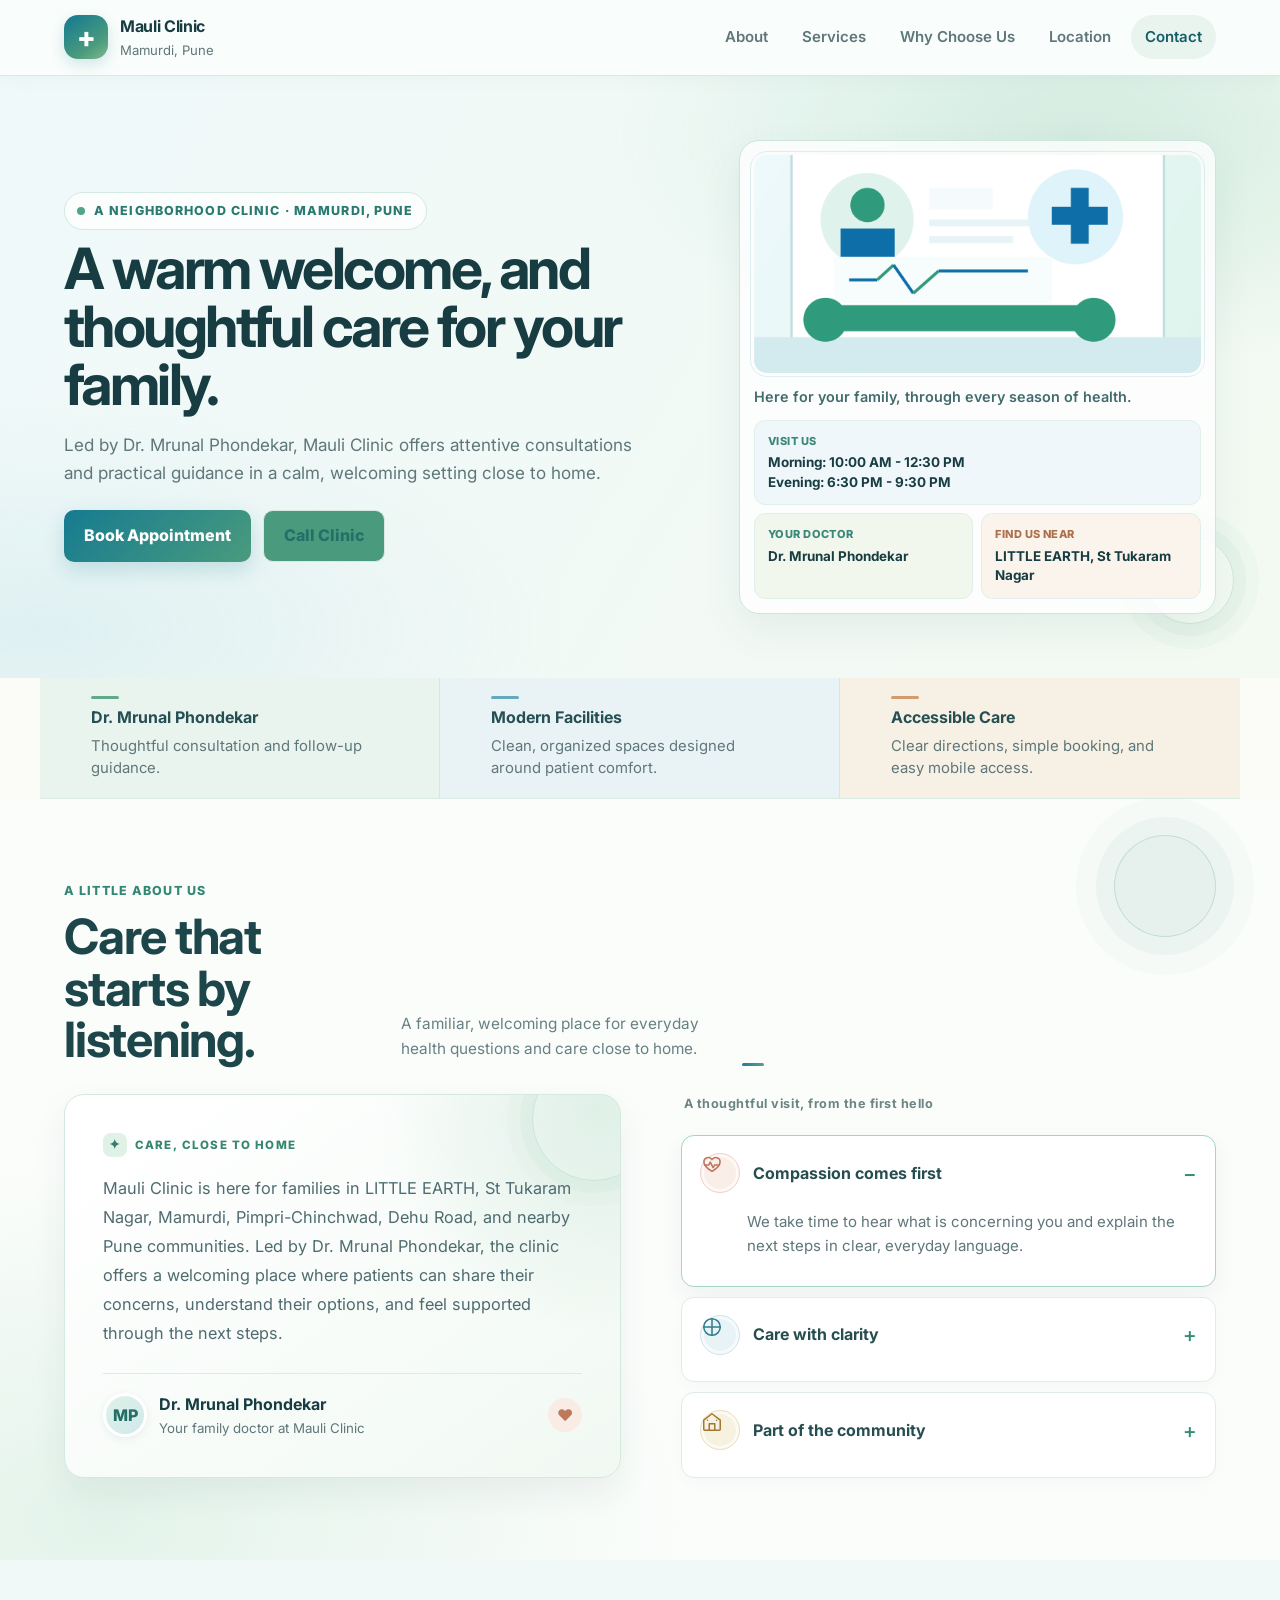
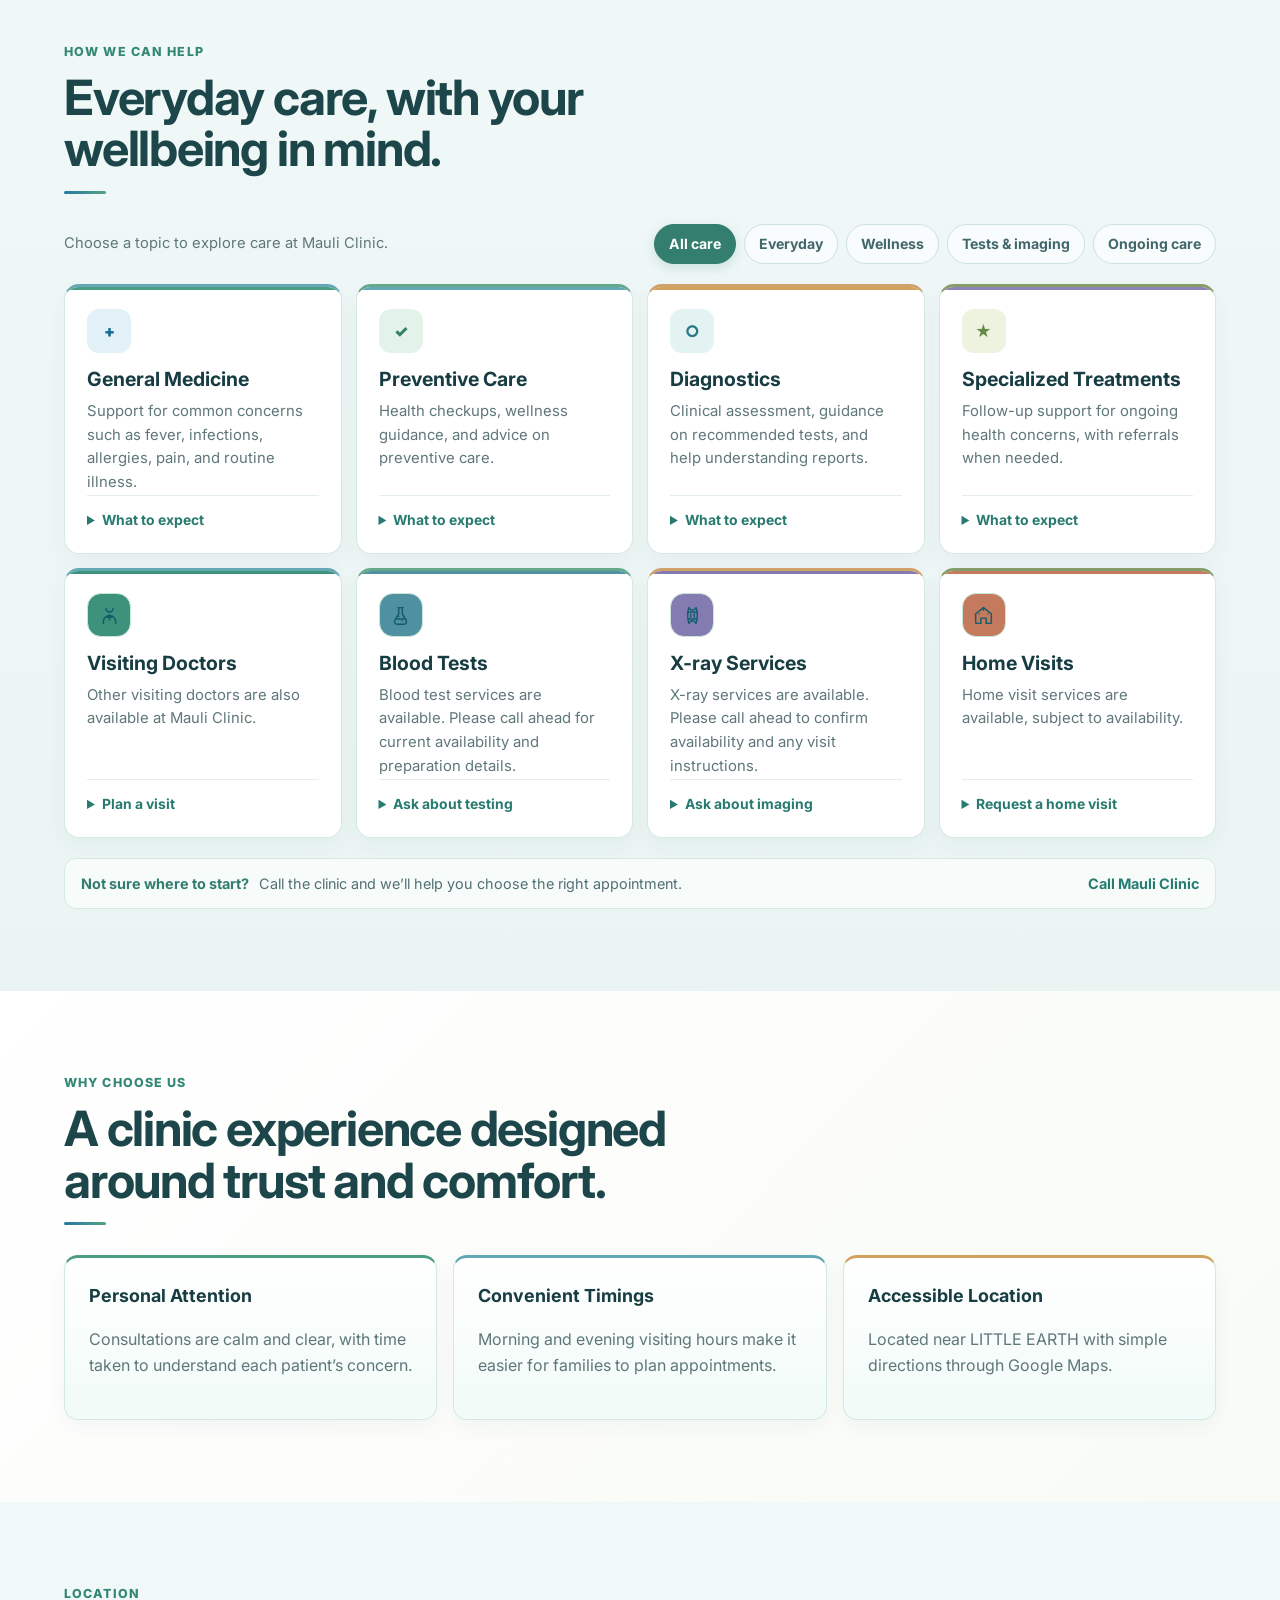
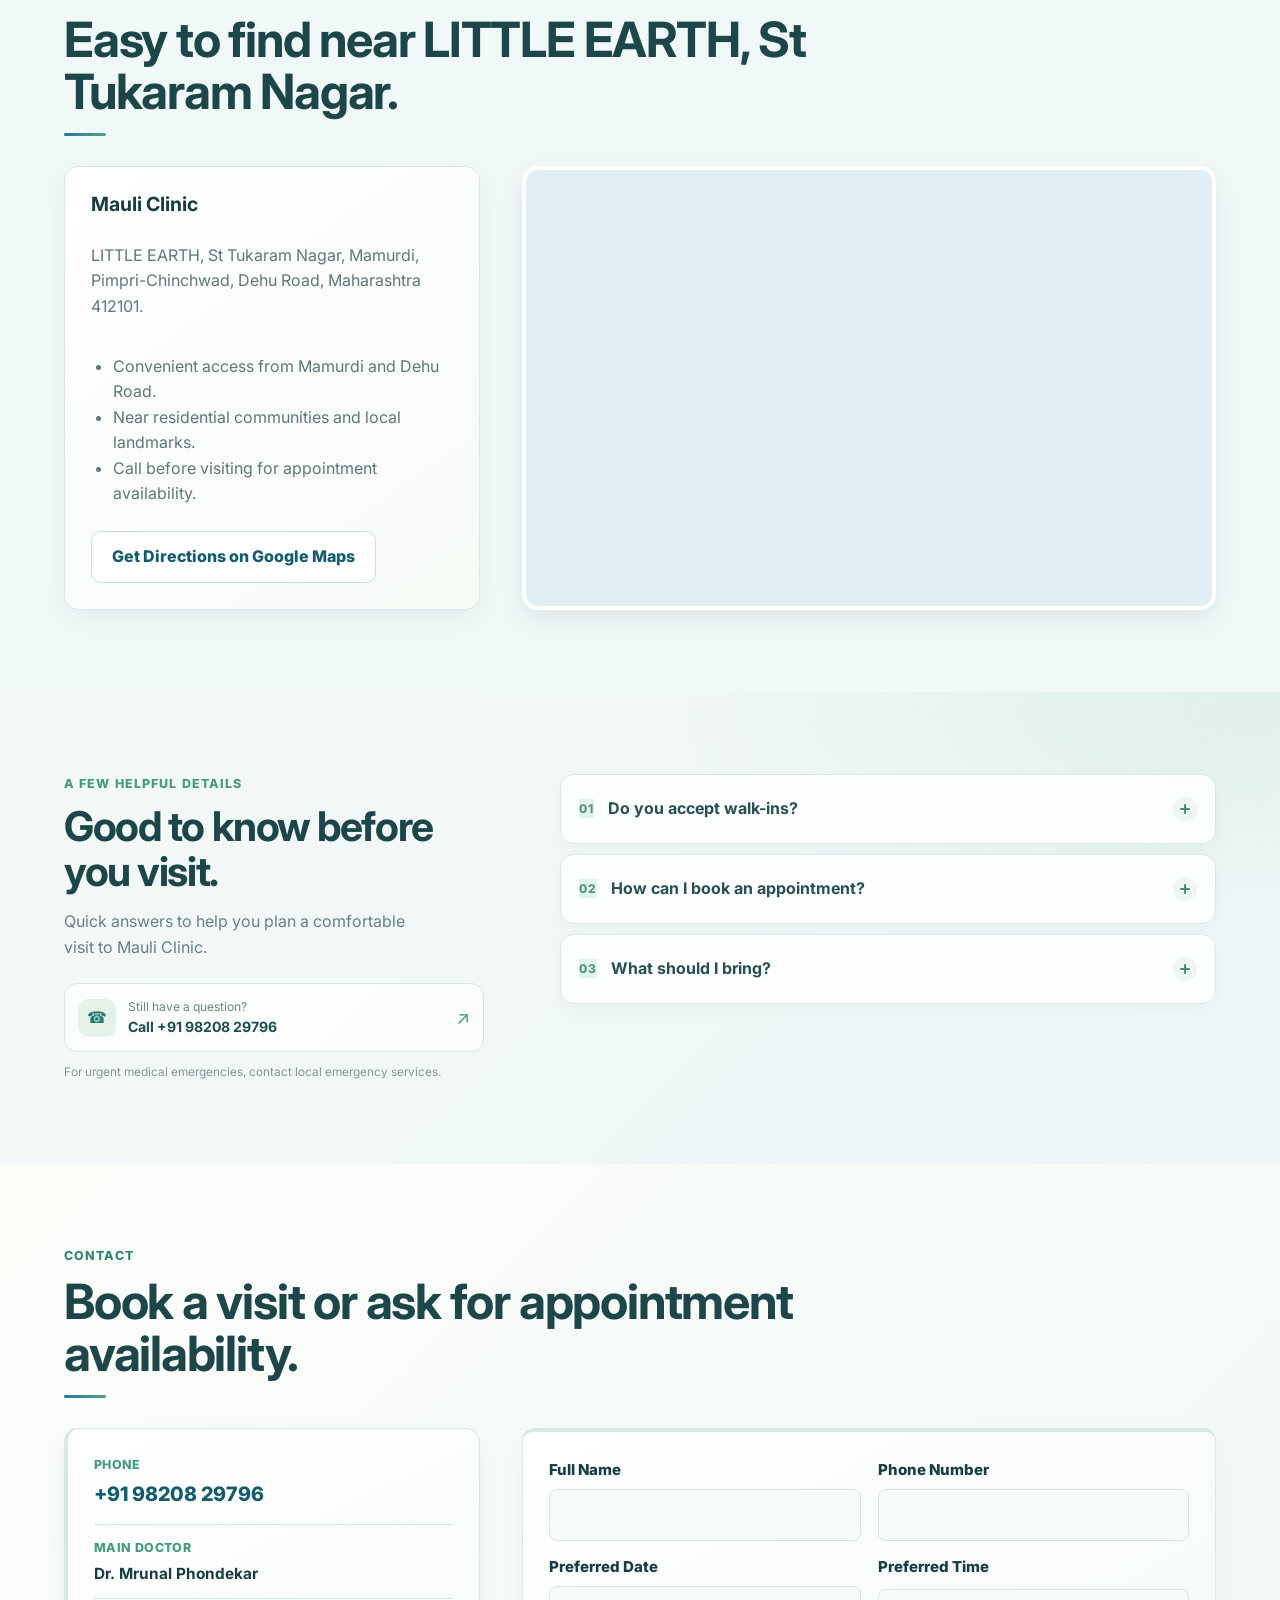
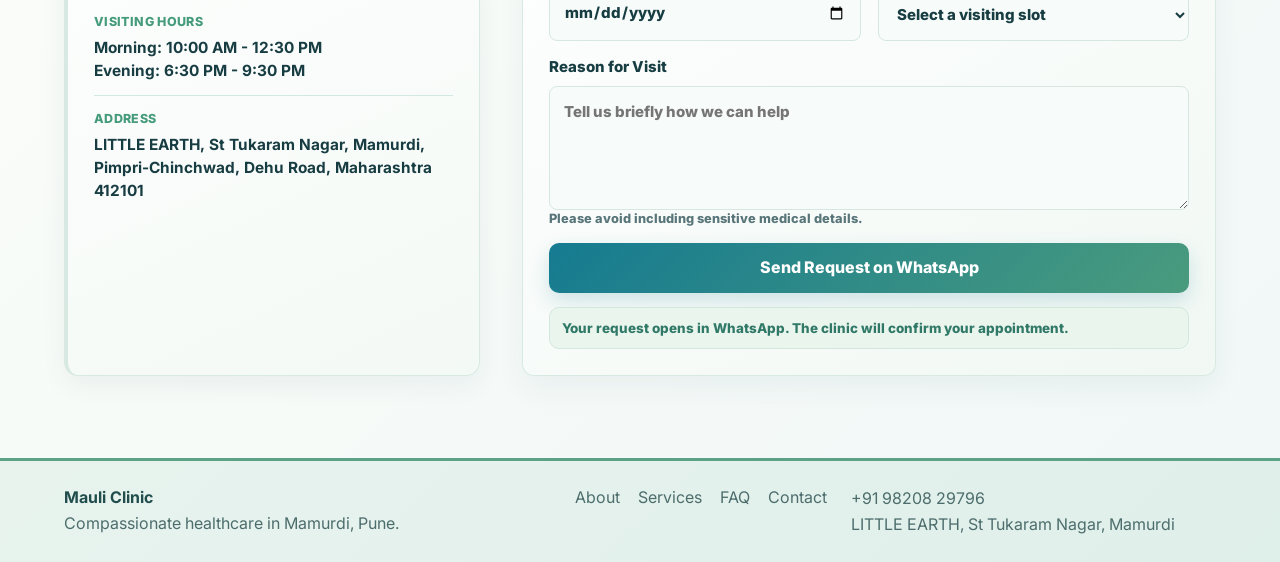
<file: design-sample.html>
<!DOCTYPE html>
<html lang="en">
  <head>
    <meta charset="UTF-8" />
    <meta name="viewport" content="width=device-width, initial-scale=1.0" />
    <title>Mauli Clinic | Design Sample</title>
    <meta
      name="description"
      content="Mauli Clinic near LITTLE EARTH, St Tukaram Nagar, Mamurdi, Pimpri-Chinchwad, Dehu Road, Maharashtra 412101 offers compassionate general medicine, preventive care, diagnostics, and specialized treatments."
    />
    <link rel="preconnect" href="https://fonts.googleapis.com" />
    <link rel="preconnect" href="https://fonts.gstatic.com" crossorigin />
    <link
      href="https://fonts.googleapis.com/css2?family=Inter:wght@400;500;600;700;800&display=swap"
      rel="stylesheet"
    />
    <link rel="stylesheet" href="styles.css" />
    <style>
      /* Isolated design sample: restrained upgrades while preserving the current structure. */
      :root { --ink:#173d43; --muted:#607b7e; --line:#d9ebe7; --blue:#167b91; --blue-dark:#125c6d; --green:#4a9b7d; --green-soft:#e3f2ec; --sky:#edf8f7; --shadow:0 14px 34px rgba(21,73,76,.10); }
      body { background:#f8fcfa; }
      .site-header { min-height:72px; border-bottom-color:#d6e9e3; }
      .brand-mark { background:linear-gradient(145deg,#167b91,#57a685); box-shadow:0 5px 14px rgba(22,123,145,.18); }
      .site-nav a { font-weight:600; transition:background .18s ease,color .18s ease; }
      .hero { min-height:min(700px,calc(100vh - 72px)); padding-block:clamp(38px,6vw,76px); background:radial-gradient(ellipse at 82% 12%,rgba(126,199,174,.22),transparent 31%),linear-gradient(120deg,#f1fafb 0%,#edf8f1 100%); }
      h1 { max-width:660px; font-size:clamp(2.4rem,4.6vw,4.65rem); line-height:1.02; letter-spacing:-.045em; }
      .eyebrow { letter-spacing:.09em; }
      .hero-copy { max-width:580px; }
      .hero-visual { width:100%; max-width:390px; justify-self:end; gap:12px; }
      .clinic-photo { max-height:250px; border:5px solid white; border-radius:14px; box-shadow:0 12px 28px rgba(23,61,67,.12); }
      .visual-caption { color:#386d6f; font-size:.94rem; font-weight:600; }
      .care-panel { grid-template-columns:1fr 1fr; gap:8px; padding:10px; border-color:#dcece6; border-radius:14px; box-shadow:0 8px 24px rgba(23,61,67,.07); }
      .care-panel div { min-width:0; padding:12px; border-radius:10px; background:#f7fbf9; }
      .care-panel div:first-child { grid-column:1 / -1; }
      .care-panel strong { font-size:.88rem; }
      .stat { letter-spacing:.06em; }
      .trust-strip { background:#fff; }
      .trust-strip div { padding-block:22px; }
      .service-card,.why-grid article,.directions,.contact-card { border-radius:14px; transition:transform .2s ease,box-shadow .2s ease; }
      .service-card:hover,.why-grid article:hover { transform:translateY(-3px); box-shadow:0 14px 28px rgba(23,61,67,.10); }
      .button { border-radius:10px; }
      .primary { background:linear-gradient(135deg,#167b91,#4a9b7d); box-shadow:0 8px 20px rgba(22,123,145,.18); }
      .secondary { background:#4a9b7d; box-shadow:none; }
      :focus-visible { outline:3px solid rgba(22,123,145,.35); outline-offset:3px; }
      @media (max-width:900px) { .hero { min-height:auto; } .hero-visual { max-width:480px; justify-self:center; } }
      @media (max-width:560px) { .hero { gap:28px; } .hero-visual { max-width:100%; } .clinic-photo { max-height:220px; } .care-panel { grid-template-columns:1fr; } .care-panel div:first-child { grid-column:auto; } }
      @media (prefers-reduced-motion:reduce) { *,*::before,*::after { scroll-behavior:auto!important; transition:none!important; } }

      /* Sample refresh: denser welcome, warmer story section, and useful service filters. */
      :root { --ink:#173d43; --muted:#5f777a; --line:#d4e8e3; --blue:#167b91; --blue-dark:#125c6d; --green:#459b7c; --sky:#edf8f7; --shadow:0 16px 38px rgba(23,61,67,.09); }
      html { scroll-padding-top:88px; }
      .hero { min-height:0; grid-template-columns:minmax(0,1.05fr) minmax(310px,.82fr); gap:clamp(26px,5vw,64px); padding-block:clamp(38px,5vw,66px); }
      .hero-content { max-width:680px; }
      .hero .eyebrow { display:inline-flex; align-items:center; gap:9px; padding:8px 12px; border:1px solid #d3e9e2; border-radius:999px; background:rgba(255,255,255,.72); }
      .hero .eyebrow::before { width:8px; height:8px; border-radius:50%; background:#52a584; content:""; }
      .hero h1 { max-width:650px; font-size:clamp(2.45rem,4.45vw,4.45rem); }
      .hero-copy { margin-top:17px; font-size:1.07rem; }
      .hero-actions { margin-top:24px; }
      .hero-visual { max-width:500px; justify-self:end; padding:14px; border:1px solid rgba(191,224,215,.9); border-radius:20px; background:rgba(255,255,255,.68); box-shadow:0 16px 40px rgba(29,88,82,.07); }
      .clinic-photo { max-height:218px; border:0; border-radius:13px; box-shadow:none; }
      .visual-caption { margin:0; text-align:left; color:#426b6e; font-size:.9rem; font-weight:600; }
      .care-panel { grid-template-columns:1fr 1fr; gap:8px; padding:0; border:0; background:transparent; box-shadow:none; }
      .care-panel div { padding:12px 13px; border:1px solid #e1efeb; border-radius:11px; background:#f7fbf9; }
      .care-panel div:first-child { grid-column:1 / -1; }
      .care-panel .stat { margin-bottom:3px; font-size:.69rem; }
      .care-panel strong { font-size:.84rem; line-height:1.45; }
      .hero-actions .button { min-height:46px; }
      .trust-strip { max-width:1200px; margin:auto; border:0; border-bottom:1px solid var(--line); }
      .trust-strip div { padding-block:19px; }
      .trust-strip strong { color:#254f53; }
      .content-section { padding-block:clamp(56px,7vw,82px); }
      .about { position:relative; overflow:hidden; background:radial-gradient(ellipse at 7% 96%,rgba(218,241,232,.7),transparent 35%),#fbfdfb; }
      .about::before { position:absolute; top:36px; right:5vw; width:100px; height:100px; border:1px solid rgba(75,160,132,.14); border-radius:50%; box-shadow:0 0 0 18px rgba(75,160,132,.035),0 0 0 38px rgba(75,160,132,.025); content:""; pointer-events:none; }
      .about .section-heading { position:relative; max-width:700px; margin-bottom:28px; }
      .about-grid { position:relative; grid-template-columns:minmax(0,1.02fr) minmax(320px,.98fr); gap:clamp(26px,5vw,60px); align-items:stretch; }
      .about-intro { display:flex; flex-direction:column; justify-content:center; padding:clamp(24px,4vw,40px); border:1px solid #dcece5; border-radius:18px; background:linear-gradient(145deg,#fff,#f2faf6); box-shadow:0 12px 30px rgba(23,61,67,.045); }
      .about-intro > p { margin:0; color:#506d71; font-size:1.04rem; line-height:1.8; }
      .doctor-signature { display:flex; align-items:center; gap:12px; margin-top:25px; padding-top:18px; border-top:1px solid #dcebe5; }
      .doctor-initial { display:grid; width:44px; height:44px; place-items:center; border-radius:50%; color:#246e68; background:#dff1e9; font-weight:800; }
      .doctor-signature strong,.doctor-signature small { display:block; }
      .doctor-signature small { color:var(--muted); }
      .values { align-content:stretch; gap:10px; }
      .value-item { overflow:hidden; border:1px solid #dcebe5; border-radius:13px; background:#fff; transition:border-color .18s ease,box-shadow .18s ease; }
      .value-item[open] { border-color:#a8d2c2; box-shadow:0 9px 24px rgba(23,61,67,.055); }
      .value-item summary { position:relative; display:flex; align-items:center; gap:13px; padding:17px 18px; color:#264d50; font-weight:700; cursor:pointer; list-style:none; }
      .value-item summary::-webkit-details-marker { display:none; }
      .value-item summary::after { margin-left:auto; color:#358b78; content:"+"; font-size:1.3rem; font-weight:500; }
      .value-item[open] summary::after { content:"−"; }
      .value-icon { display:grid; width:34px; height:34px; flex:0 0 34px; place-items:center; border-radius:10px; color:#347c71; background:#eaf5ef; }
      .value-item p { margin:0; padding:0 20px 18px 65px; color:var(--muted); font-size:.94rem; }
      .services { background:linear-gradient(180deg,#f0f8f8,#eaf5f3); }
      .services .section-heading { max-width:700px; }
      .service-toolbar { display:flex; flex-wrap:wrap; align-items:center; justify-content:space-between; gap:12px; margin:0 0 20px; }
      .service-toolbar p { margin:0; color:var(--muted); font-size:.92rem; }
      .service-filters { display:flex; flex-wrap:wrap; gap:8px; }
      .service-filter { min-height:40px; padding:8px 14px; border:1px solid #cfe3dc; border-radius:999px; color:#42676a; background:rgba(255,255,255,.65); font:inherit; font-size:.88rem; font-weight:700; cursor:pointer; transition:background .18s ease,color .18s ease,transform .18s ease; }
      .service-filter:hover { transform:translateY(-1px); }
      .service-filter[aria-pressed="true"] { border-color:#3f927d; color:#fff; background:#3f927d; }
      .service-grid { grid-template-columns:repeat(4,minmax(0,1fr)); gap:14px; }
      .service-card { min-height:0; padding:22px; border-color:#d6e8e3; border-radius:15px; box-shadow:0 8px 22px rgba(23,61,67,.045); transition:transform .2s ease,box-shadow .2s ease,border-color .2s ease; }
      .service-card:hover,.service-card:focus-within { transform:translateY(-4px); border-color:#a8d2c3; box-shadow:0 15px 30px rgba(23,61,67,.09); }
      .service-card[hidden] { display:none; }
      .service-card > span { margin-bottom:15px; border-radius:12px; }
      .service-card h3 { min-height:0; margin-bottom:8px; }
      .service-card p { margin:0; font-size:.93rem; }
      .service-detail { margin-top:14px; padding-top:12px; border-top:1px solid #e4efeb; color:#507176; font-size:.87rem; }
      .service-detail summary { color:#277a70; font-weight:700; cursor:pointer; }
      .service-detail p { margin:7px 0 0; }
      .service-note { display:flex; align-items:center; gap:10px; margin:20px 0 0; padding:13px 16px; border:1px solid #d6e9e2; border-radius:12px; color:#527075; background:rgba(255,255,255,.62); font-size:.9rem; }
      .service-note strong { color:#327d70; }
      .service-note a { margin-left:auto; color:#267c71; font-weight:700; text-decoration:none; white-space:nowrap; }
      .service-note a:hover { text-decoration:underline; }
      :focus-visible { outline:3px solid rgba(22,123,145,.38); outline-offset:3px; }
      @media(max-width:980px) { .hero { grid-template-columns:1fr 1fr; min-height:0; } .hero-visual { justify-self:stretch; } .service-grid { grid-template-columns:repeat(2,minmax(0,1fr)); } }
      @media(max-width:720px) { .hero { grid-template-columns:1fr; gap:24px; } .hero-visual { justify-self:stretch; max-width:100%; } .clinic-photo { max-height:205px; } .about-grid { grid-template-columns:1fr; } .about::before { top:20px; right:-35px; } .service-toolbar { align-items:flex-start; flex-direction:column; } .service-grid { grid-template-columns:1fr 1fr; } }
      @media(max-width:520px) { .hero { padding-top:34px; } .hero-visual { padding:10px; border-radius:15px; } .care-panel { grid-template-columns:1fr; } .care-panel div:first-child { grid-column:auto; } .service-grid { grid-template-columns:1fr; } .service-filters { gap:6px; } .service-filter { padding-inline:11px; font-size:.82rem; } .about-intro { padding:22px; } .service-note { align-items:flex-start; flex-direction:column; } .service-note a { margin-left:0; } }
      @media(prefers-reduced-motion:reduce) { *,*::before,*::after { transition:none!important; } }
      /* Colorful, calm finishing pass: distinctive accents without changing the familiar layout. */
      :root { --coral:#cf805d; --lilac:#8c82b7; --sun:#d5a84d; --mint:#eaf5ef; }
      body { background:#fbfcf8; }
      .site-header { box-shadow:0 3px 18px rgba(28,70,67,.035); }
      .brand-mark { color:#fff; background:linear-gradient(145deg,#167b91 5%,#4a9b7d 68%,#82b98b); }
      .site-nav a[aria-current="location"] { color:#155e69; background:#e9f4ef; }
      .hero { position:relative; isolation:isolate; background:radial-gradient(ellipse at 84% 10%,rgba(116,194,163,.25),transparent 31%),radial-gradient(ellipse at 3% 92%,rgba(133,192,207,.16),transparent 30%),linear-gradient(120deg,#f0f9fa 0%,#f3faf2 100%); }
      .hero::after { position:absolute; z-index:-1; right:3.6%; bottom:9%; width:86px; height:86px; border:1px solid rgba(74,155,125,.2); border-radius:50%; box-shadow:0 0 0 12px rgba(74,155,125,.045),0 0 0 25px rgba(74,155,125,.03); content:""; pointer-events:none; }
      .hero .eyebrow { color:#297a70; background:rgba(255,255,255,.82); }
      .hero h1 { color:#173d43; }
      .hero h1 em { color:#398c78; font-style:normal; }
      .hero-visual { border-color:#cde5dc; background:rgba(255,255,255,.78); }
      .clinic-photo { outline:1px solid rgba(22,123,145,.12); outline-offset:3px; }
      .care-panel div:first-child { background:#f0f7fa; }
      .care-panel div:nth-child(2) { background:#f2f7ed; }
      .care-panel div:nth-child(3) { background:#fbf4ec; }
      .care-panel div:nth-child(3) .stat { color:#ad704c; }
      .trust-strip { border-bottom:1px solid #d8eae4; }
      .trust-strip div { position:relative; }
      .trust-strip div::before { position:absolute; top:18px; left:clamp(18px,4vw,56px); width:28px; height:3px; border-radius:5px; background:#63aa8a; content:""; }
      .trust-strip div:nth-child(2)::before { background:#65aabc; }
      .trust-strip div:nth-child(3)::before { background:#d39c6d; }
      .trust-strip strong { padding-top:8px; }
      .about { background:radial-gradient(ellipse at 8% 95%,rgba(219,240,229,.75),transparent 35%),#fbfdfb; }
      .section-heading .eyebrow { color:#338875; }
      .section-heading h2 { color:#1d464a; }
      .services { background:linear-gradient(180deg,#f0f8f8 0%,#eaf5f3 100%); }
      .service-card { position:relative; overflow:hidden; background:#fff; }
      .service-card::after { position:absolute; top:0; right:0; left:0; height:3px; background:#4b9d82; content:""; }
      .service-card:nth-child(2)::after { background:#62a8b4; }
      .service-card:nth-child(3)::after { background:#d2a25d; }
      .service-card:nth-child(4)::after { background:#8d83b6; }
      .service-filter[aria-pressed="true"] { border-color:#347e70; background:#347e70; box-shadow:0 4px 12px rgba(52,126,112,.18); }
      .why-choose-us { background:linear-gradient(135deg,#fff 0%,#f8fbf5 100%); }
      .why-grid article:nth-child(1) { border-top:3px solid #4b9d82; }
      .why-grid article:nth-child(2) { border-top:3px solid #62a8b4; }
      .why-grid article:nth-child(3) { border-top:3px solid #d2a25d; }
      .location { background:#f1f8f8; }
      .directions { border:1px solid #d8e8e4; background:linear-gradient(145deg,#fff,#f6faf5); }
      .map-frame { overflow:hidden; border:4px solid #fff; border-radius:16px; box-shadow:0 10px 28px rgba(23,61,67,.09); }
      .contact { background:linear-gradient(135deg,#fbfdf9,#f1f8f7); }
      .contact-card { border-color:#d7e9e2; background:linear-gradient(155deg,#fff,#f3f9f5); }
      .appointment-form { border-color:#d7e9e2; box-shadow:0 12px 30px rgba(23,61,67,.055); }
      .appointment-form input:focus,.appointment-form select:focus,.appointment-form textarea:focus { border-color:#58a48a; box-shadow:0 0 0 3px rgba(74,155,125,.12); }
      .site-footer { border-top:3px solid #5ba286; background:#eaf4ef; }
      .button { transition:transform .18s ease,box-shadow .18s ease,filter .18s ease; }
      .button:hover { filter:saturate(1.08); box-shadow:0 9px 21px rgba(23,61,67,.14); }
      .service-filter:focus-visible,.value-item summary:focus-visible { border-radius:10px; outline:3px solid rgba(22,123,145,.32); outline-offset:3px; }
      .back-to-top { position:fixed; z-index:30; right:20px; bottom:20px; display:grid; width:44px; height:44px; place-items:center; border:1px solid #cfe3dc; border-radius:50%; color:#fff; background:#347e70; box-shadow:0 6px 18px rgba(23,61,67,.2); font-size:1.2rem; cursor:pointer; opacity:0; pointer-events:none; transform:translateY(8px); transition:opacity .2s ease,transform .2s ease; }
      .back-to-top.is-visible { opacity:1; pointer-events:auto; transform:translateY(0); }
      .reading-progress { position:fixed; z-index:40; top:0; left:0; width:0; height:3px; background:linear-gradient(90deg,#4b9d82,#62a8b4,#d2a25d); }
      @media(max-width:720px) { .hero::after { right:4%; bottom:3%; width:54px; height:54px; box-shadow:0 0 0 9px rgba(74,155,125,.04),0 0 0 18px rgba(74,155,125,.025); } .trust-strip div::before { top:13px; } }
      @media(prefers-reduced-motion:reduce) { .button,.back-to-top { transition:none!important; } }
      /* About and FAQ receive richer editorial treatment while staying calm and clear. */
      .about-heading { display:flex; align-items:end; justify-content:space-between; gap:28px; }
      .about-heading-note { max-width:340px; margin:0 0 4px; color:#678084; font-size:.96rem; line-height:1.65; }
      .about-intro { position:relative; overflow:hidden; min-height:280px; padding:clamp(25px,4vw,38px); border:1px solid #d4e9df; border-radius:20px; background:radial-gradient(circle at 96% 4%,rgba(123,190,160,.2),transparent 34%),linear-gradient(145deg,#fff 8%,#f1f9f3 100%); box-shadow:0 14px 35px rgba(23,61,67,.065); }
      .about-intro::after { position:absolute; top:-38px; right:-36px; width:122px; height:122px; border:1px solid rgba(74,155,125,.18); border-radius:50%; box-shadow:0 0 0 12px rgba(74,155,125,.045),0 0 0 25px rgba(74,155,125,.025); content:""; pointer-events:none; }
      .about-kicker { position:relative; z-index:1; display:inline-flex; align-items:center; gap:8px; margin-bottom:17px; color:#37866f; font-size:.72rem; font-weight:800; letter-spacing:.1em; }
      .about-kicker span { display:grid; width:24px; height:24px; place-items:center; border-radius:8px; color:#347d6b; background:#e0f1e7; font-size:.8rem; }
      .about-intro > p { position:relative; z-index:1; max-width:55ch; margin:0; color:#4e6b70; font-size:1.02rem; line-height:1.78; }
      .doctor-signature { position:relative; z-index:1; }
      .doctor-initial { border:3px solid #fff; background:linear-gradient(140deg,#dff1e9,#cfe9eb); box-shadow:0 2px 9px rgba(23,61,67,.08); }
      .about-heart { display:grid; width:34px; height:34px; margin-left:auto; place-items:center; border-radius:50%; color:#bd795a; background:#f8ece4; }
      .values { gap:10px; }
      .values-label { margin:0 0 2px 3px; color:#6a8583; font-size:.79rem; font-weight:700; letter-spacing:.04em; }
      .value-item { border-color:#e0ece5; box-shadow:0 5px 16px rgba(23,61,67,.025); }
      .value-item:nth-of-type(2) .value-icon { color:#367d8a; background:#e6f3f5; }
      .value-item:nth-of-type(3) .value-icon { color:#9a7440; background:#f7f0df; }
      .value-item:nth-of-type(4) .value-icon { color:#766c9c; background:#f0edf8; }
      .value-item summary { min-height:66px; }
      .faq { background:radial-gradient(ellipse at 97% 4%,rgba(204,232,221,.48),transparent 33%),linear-gradient(135deg,#f4f9f7,#eef6f8); }
      .faq-layout { display:grid; grid-template-columns:minmax(230px,.78fr) minmax(0,1.22fr); gap:clamp(28px,6vw,76px); align-items:start; }
      .faq-intro h2 { max-width:380px; margin:0; color:#1d464a; font-size:clamp(1.9rem,3.2vw,2.8rem); line-height:1.12; letter-spacing:-.035em; }
      .faq-intro > p:not(.eyebrow) { max-width:36ch; margin:14px 0 22px; color:#678084; }
      .faq-call { display:flex; align-items:center; gap:12px; padding:13px; border:1px solid #d6e8e1; border-radius:13px; color:#214c50; background:rgba(255,255,255,.76); text-decoration:none; transition:transform .18s ease,box-shadow .18s ease; }
      .faq-call:hover { transform:translateY(-2px); box-shadow:0 8px 18px rgba(23,61,67,.08); }
      .faq-call-icon { display:grid; width:38px; height:38px; flex:0 0 38px; place-items:center; border-radius:11px; color:#267b70; background:#e4f2e9; }
      .faq-call small,.faq-call strong { display:block; }
      .faq-call small { color:#718788; font-size:.76rem; }
      .faq-call strong { font-size:.88rem; }
      .faq-arrow { margin-left:auto; color:#4b9d82; font-size:1.15rem; }
      .faq-note { display:block; margin-top:12px; color:#879596; font-size:.74rem; line-height:1.5; }
      .faq-list { display:grid; gap:10px; }
      .faq-item { overflow:hidden; border:1px solid #dbe9e5; border-radius:14px; background:rgba(255,255,255,.87); box-shadow:0 6px 18px rgba(23,61,67,.035); transition:border-color .18s ease,box-shadow .18s ease; }
      .faq-item[open] { border-color:#afd3c4; box-shadow:0 10px 24px rgba(23,61,67,.065); }
      .faq-item summary { display:flex; min-height:68px; align-items:center; gap:14px; padding:13px 18px; color:#284f52; font-weight:700; cursor:pointer; list-style:none; }
      .faq-item summary::-webkit-details-marker { display:none; }
      .faq-number { color:#559682; font-size:.75rem; font-weight:800; letter-spacing:.08em; }
      .faq-plus { position:relative; width:24px; height:24px; flex:0 0 24px; margin-left:auto; border-radius:50%; background:#edf6f1; }
      .faq-plus::before,.faq-plus::after { position:absolute; top:11px; left:7px; width:10px; height:2px; border-radius:2px; background:#468c78; content:""; transition:transform .18s ease; }
      .faq-plus::after { transform:rotate(90deg); }
      .faq-item[open] .faq-plus::after { transform:rotate(0); }
      .faq-item p { margin:0; padding:0 52px 19px; color:#627a7e; font-size:.94rem; line-height:1.7; }
      .faq-item summary:focus-visible { outline:3px solid rgba(22,123,145,.3); outline-offset:-4px; }
      @media(max-width:760px) { .about-heading { display:block; } .about-heading-note { max-width:520px; margin-top:12px; } .faq-layout { grid-template-columns:1fr; gap:25px; } .faq-intro h2 { max-width:500px; } .faq-intro > p:not(.eyebrow) { margin-bottom:16px; } }
      @media(max-width:520px) { .about-intro { min-height:0; padding:23px; } .about-heart { display:none; } .faq-item summary { min-height:62px; gap:10px; padding-inline:13px; font-size:.92rem; } .faq-item p { padding:0 42px 17px; font-size:.9rem; } }
      /* More distinctive, teal-forward line icons for the three care principles. */
      .value-icon { width:40px; height:40px; flex-basis:40px; border:1px solid #a9d4c4; border-radius:50%; color:#fff!important; background:#3d927b!important; box-shadow:inset 0 0 0 4px rgba(255,255,255,.18),0 3px 9px rgba(45,125,104,.13); }
      .value-icon svg,.service-symbol svg { width:21px; height:21px; fill:none; stroke:currentColor; stroke-width:1.7; stroke-linecap:round; stroke-linejoin:round; }
      .value-item:nth-of-type(2) .value-icon { color:#fff; background:#3d927b; }
      .value-item:nth-of-type(3) .value-icon { color:#fff; background:#3d927b; }
      .value-item:nth-of-type(4) .value-icon { color:#fff; background:#3d927b; }
      .about::before { border-color:rgba(61,146,123,.45); box-shadow:0 0 0 18px rgba(61,146,123,.08),0 0 0 38px rgba(61,146,123,.045); }
      .service-symbol { display:grid!important; width:46px; height:46px; place-items:center; border:1px solid #cae5dc; border-radius:14px!important; color:#fff; background:#3d927b; }
      .service-card:nth-child(5) .service-symbol { background:#3d927b; }
      .service-card:nth-child(6) .service-symbol { background:#4f91a1; }
      .service-card:nth-child(7) .service-symbol { background:#847bb1; }
      .service-card:nth-child(5)::after { background:#3d927b; }
      .service-card:nth-child(6)::after { background:#4f91a1; }
      .service-card:nth-child(7)::after { background:#847bb1; }
      .service-filters { row-gap:8px; }
      @media(max-width:520px) { .service-filter { min-height:38px; } }
      /* Tint the quiet decorative circle; let each About icon keep its own color. */
      .about::before { background:rgba(61,146,123,.105); border-color:rgba(61,146,123,.22); box-shadow:0 0 0 18px rgba(61,146,123,.055),0 0 0 38px rgba(61,146,123,.028); }
      .value-icon { background:#e9f4ef!important; border-color:#d5e8df; box-shadow:inset 0 0 0 3px rgba(255,255,255,.65); }
      .value-icon svg { width:22px; height:22px; }
      .value-item:nth-of-type(1) .value-icon { color:#bd755e!important; background:#faeee8!important; border-color:#efd2c5; }
      .value-item:nth-of-type(2) .value-icon { color:#327e91!important; background:#e8f3f6!important; border-color:#cde4e9; }
      .value-item:nth-of-type(3) .value-icon { color:#a27a36!important; background:#f7f1df!important; border-color:#ebdfb9; }
      .service-card:nth-child(8) .service-symbol { background:#c47a5d; }
      .service-card:nth-child(8)::after { background:#c47a5d; }
      /* Final polish: consistent service alignment, softly tinted appointment panel, and hover light. */
      .service-grid { align-items:stretch; }
      .service-card { display:flex; height:100%; min-height:250px; flex-direction:column; }
      .service-card .service-detail { margin-top:auto; padding-top:13px; }
      .appointment-form { background:linear-gradient(150deg,#ffffff 0%,#f1f8f4 100%); }
      .appointment-form input,.appointment-form select,.appointment-form textarea { border-color:#d6e7e1; background:#f7fbf9; }
      .appointment-form .form-status { padding:10px 12px; border:1px solid #d3e8dc; border-radius:10px; color:#317967; background:#eaf5ee; }
      .appointment-form .privacy-hint { color:#587579; }
      .button,.service-filter { transition:transform .18s ease,filter .18s ease,box-shadow .18s ease,background-color .18s ease; }
      .button:hover,.button:focus-visible,.service-filter:hover,.service-filter:focus-visible { filter:brightness(1.12) saturate(1.08); box-shadow:0 0 0 4px rgba(74,155,125,.13),0 9px 22px rgba(23,61,67,.14); }
      .service-filter[aria-pressed="true"]:hover { filter:brightness(1.14); }
      @media(max-width:720px) { .service-card { min-height:0; } .service-card .service-detail { margin-top:14px; } }
      /* Footer contrast: keep the mint footer surface and make its text readable. */
      .site-footer { position:relative; z-index:1; color:#244b4c; background:linear-gradient(135deg,#e8f3ee 0%,#dfefea 100%); }
      .site-footer span,.site-footer a { color:#4c6d6c; }
      .site-footer strong { color:#214d4d; }
      .site-footer a:hover,.site-footer a:focus-visible { color:#176e68; }
      .site-footer address { line-height:1.65; }
      .site-footer nav { gap:10px 18px; }

      /* Hover, keyboard focus, and press glow use each control's own accent color. */
      .button,.service-filter,.menu-toggle { --button-glow:rgba(61,146,123,.42); transition:box-shadow .18s ease,filter .18s ease,transform .18s ease; }
      .button.primary { --button-glow:rgba(35,126,148,.48); }
      .button.secondary { --button-glow:rgba(61,146,123,.48); }
      .button.map-button { --button-glow:rgba(50,132,151,.4); }
      .service-filter { --button-glow:rgba(83,150,130,.34); }
      .service-filter[aria-pressed="true"] { --button-glow:rgba(61,146,123,.5); }
      .button[data-glow="orange"],.service-filter[data-glow="orange"] { --button-glow:rgba(220,137,64,.5); }
      .button:hover,.button:focus-visible,.service-filter:hover,.service-filter:focus-visible,.menu-toggle:hover,.menu-toggle:focus-visible { filter:brightness(1.07) saturate(1.08); box-shadow:0 0 0 3px var(--button-glow),0 0 18px var(--button-glow),0 8px 20px rgba(23,61,67,.12); }
      .button:active,.service-filter:active,.menu-toggle:active { filter:brightness(1.12); box-shadow:0 0 0 5px var(--button-glow),0 0 24px var(--button-glow); transform:translateY(1px); }
      .button:focus-visible,.service-filter:focus-visible,.menu-toggle:focus-visible { outline:2px solid var(--button-glow); outline-offset:3px; }
      @media(prefers-reduced-motion:reduce) { .button,.service-filter,.menu-toggle { transition:none!important; } }
    </style>
  </head>
  <body>
    <div class="reading-progress" aria-hidden="true"></div>
    <header class="site-header">
      <a class="brand" href="#home" aria-label="Mauli Clinic home">
        <span class="brand-mark" aria-hidden="true">+</span>
        <span>
          <strong>Mauli Clinic</strong>
          <small>Mamurdi, Pune</small>
        </span>
      </a>

      <button class="menu-toggle" type="button" aria-label="Open navigation" aria-expanded="false" aria-controls="primary-navigation">
        <span></span>
        <span></span>
        <span></span>
      </button>

      <nav class="site-nav" id="primary-navigation" aria-label="Primary navigation">
        <a href="#about">About</a>
        <a href="#services">Services</a>
        <a href="#why-choose-us">Why Choose Us</a>
        <a href="#location">Location</a>
        <a href="#contact">Contact</a>
      </nav>
    </header>

    <main id="home">
      <section class="hero section-band">
        <div class="hero-content">
          <p class="eyebrow">A neighborhood clinic · Mamurdi, Pune</p>
          <h1>A warm welcome, and thoughtful care for your family.</h1>
          <p class="hero-copy">
            Led by Dr. Mrunal Phondekar, Mauli Clinic offers attentive consultations and practical
            guidance in a calm, welcoming setting close to home.
          </p>
          <div class="hero-actions" aria-label="Quick actions">
            <a class="button primary" href="#contact">Book Appointment</a>
            <a class="button secondary" href="tel:+919820829796">Call Clinic</a>
          </div>
        </div>

        <div class="hero-visual">
          <img
            class="clinic-photo"
            src="clinic-care.png"
            alt="Calm clinic interior illustration for Mauli Clinic"
          />
          <p class="visual-caption">Here for your family, through every season of health.</p>
          <div class="care-panel" aria-label="Clinic highlights">
            <div>
              <span class="stat">Visit us</span>
              <strong>Morning: 10:00 AM - 12:30 PM</strong>
              <strong>Evening: 6:30 PM - 9:30 PM</strong>
            </div>
            <div>
              <span class="stat">Your doctor</span>
              <strong>Dr. Mrunal Phondekar</strong>
            </div>
            <div>
              <span class="stat">Find us near</span>
              <strong>LITTLE EARTH, St Tukaram Nagar</strong>
            </div>
          </div>
        </div>
      </section>

      <section class="trust-strip" aria-label="Clinic strengths">
        <div>
          <strong>Dr. Mrunal Phondekar</strong>
          <span>Thoughtful consultation and follow-up guidance.</span>
        </div>
        <div>
          <strong>Modern Facilities</strong>
          <span>Clean, organized spaces designed around patient comfort.</span>
        </div>
        <div>
          <strong>Accessible Care</strong>
          <span>Clear directions, simple booking, and easy mobile access.</span>
        </div>
      </section>

      <section class="content-section about" id="about">
        <div class="section-heading about-heading">
          <div><p class="eyebrow">A little about us</p><h2>Care that starts by listening.</h2></div>
          <p class="about-heading-note">A familiar, welcoming place for everyday health questions and care close to home.</p>
        </div>
        <div class="about-grid">
          <div class="about-intro">
            <span class="about-kicker"><span aria-hidden="true">✦</span> CARE, CLOSE TO HOME</span>
            <p>Mauli Clinic is here for families in LITTLE EARTH, St Tukaram Nagar, Mamurdi, Pimpri-Chinchwad, Dehu Road, and nearby Pune communities. Led by Dr. Mrunal Phondekar, the clinic offers a welcoming place where patients can share their concerns, understand their options, and feel supported through the next steps.</p>
            <div class="doctor-signature"><span class="doctor-initial" aria-hidden="true">MP</span><span><strong>Dr. Mrunal Phondekar</strong><small>Your family doctor at Mauli Clinic</small></span><span class="about-heart" aria-hidden="true">♥</span></div>
          </div>
          <div class="values" aria-label="What you can expect">
            <p class="values-label">A thoughtful visit, from the first hello</p>
            <details class="value-item" open><summary><span class="value-icon" aria-hidden="true"><svg viewBox="0 0 24 24"><path d="M20.8 8.7c0 5.1-8.8 10.2-8.8 10.2S3.2 13.8 3.2 8.7A4.7 4.7 0 0 1 12 6.2a4.7 4.7 0 0 1 8.8 2.5Z"/><path d="M4.5 12h4l1.6-3.1 3.1 6 1.8-3h4.5"/></svg></span>Compassion comes first</summary><p>We take time to hear what is concerning you and explain the next steps in clear, everyday language.</p></details>
            <details class="value-item"><summary><span class="value-icon" aria-hidden="true"><svg viewBox="0 0 24 24"><path d="M12 3v18M3 12h18"/><circle cx="12" cy="12" r="9"/></svg></span>Care with clarity</summary><p>Each visit focuses on understanding your concern and discussing a practical care plan together.</p></details>
            <details class="value-item"><summary><span class="value-icon" aria-hidden="true"><svg viewBox="0 0 24 24"><path d="m3 10 9-7 9 7v10a1 1 0 0 1-1 1H4a1 1 0 0 1-1-1Z"/><path d="M9 21v-7h6v7M7 10h.01M17 10h.01"/></svg></span>Part of the community</summary><p>As a neighborhood clinic, we are here to support individuals and families in Mamurdi and nearby areas.</p></details>
          </div>
        </div>
      </section>

<section class="content-section services" id="services">
        <div class="section-heading">
          <p class="eyebrow">How we can help</p>
          <h2>Everyday care, with your wellbeing in mind.</h2>
        </div>
        <div class="service-toolbar"><p>Choose a topic to explore care at Mauli Clinic.</p><div class="service-filters" role="group" aria-label="Filter services"><button class="service-filter" type="button" data-filter="all" aria-pressed="true">All care</button><button class="service-filter" type="button" data-filter="everyday" aria-pressed="false">Everyday</button><button class="service-filter" type="button" data-filter="wellness" aria-pressed="false">Wellness</button><button class="service-filter" type="button" data-filter="diagnostics" aria-pressed="false">Tests &amp; imaging</button><button class="service-filter" type="button" data-filter="ongoing" aria-pressed="false">Ongoing care</button></div></div>
        <div class="service-grid">
          <article class="service-card" data-category="everyday">
            <span aria-hidden="true">+</span>
            <h3>General Medicine</h3>
            <p>Support for common concerns such as fever, infections, allergies, pain, and routine illness.</p>
            <details class="service-detail"><summary>What to expect</summary><p>A careful consultation to understand your symptoms and discuss suitable next steps.</p></details>
          </article>
          <article class="service-card" data-category="wellness">
            <span aria-hidden="true">&#10003;</span>
            <h3>Preventive Care</h3>
            <p>Health checkups, wellness guidance, and advice on preventive care.</p>
            <details class="service-detail"><summary>What to expect</summary><p>Time to discuss healthy routines and preventive steps suited to your needs.</p></details>
          </article>
          <article class="service-card" data-category="diagnostics">
            <span aria-hidden="true">&#9675;</span>
            <h3>Diagnostics</h3>
            <p>Clinical assessment, guidance on recommended tests, and help understanding reports.</p>
            <details class="service-detail"><summary>What to expect</summary><p>Your doctor can review available reports and explain what follow-up may be helpful.</p></details>
          </article>
          <article class="service-card" data-category="ongoing">
            <span aria-hidden="true">&#9733;</span>
            <h3>Specialized Treatments</h3>
            <p>Follow-up support for ongoing health concerns, with referrals when needed.</p>
            <details class="service-detail"><summary>What to expect</summary><p>Ongoing visits can help track progress and coordinate the next steps in your care.</p></details>
          </article>
          <article class="service-card" data-category="ongoing">
            <span class="service-symbol visiting-doctor-symbol" aria-hidden="true"><svg viewBox="0 0 24 24"><path d="M8 4a4 4 0 1 0 8 0M5 21v-2a7 7 0 0 1 14 0v2M12 11v6M9 14h6"/></svg></span>
            <h3>Visiting Doctors</h3>
            <p>Other visiting doctors are also available at Mauli Clinic.</p>
            <details class="service-detail"><summary>Plan a visit</summary><p>Call the clinic to ask which doctors are visiting and when they are available.</p></details>
          </article>
          <article class="service-card" data-category="diagnostics">
            <span class="service-symbol blood-test-symbol" aria-hidden="true"><svg viewBox="0 0 24 24"><path d="M9 3h6M10 3v7l-4.5 7.5A3 3 0 0 0 8.1 22h7.8a3 3 0 0 0 2.6-4.5L14 10V3M8 16h8"/><path d="M10 13h.01M14 18h.01"/></svg></span>
            <h3>Blood Tests</h3>
            <p>Blood test services are available. Please call ahead for current availability and preparation details.</p>
            <details class="service-detail"><summary>Ask about testing</summary><p>Call ahead to check available tests and any preparation needed for your visit.</p></details>
          </article>
          <article class="service-card" data-category="diagnostics">
            <span class="service-symbol xray-symbol" aria-hidden="true"><svg viewBox="0 0 24 24"><path d="M8 3c1 2 2 3 4 3s3-1 4-3M8 21c1-2 2-3 4-3s3 1 4 3M8 3c-2 4-2 14 0 18M16 3c2 4 2 14 0 18M8 8h8M8 16h8"/><path d="M10 10v4m4-4v4"/></svg></span>
            <h3>X-ray Services</h3>
            <p>X-ray services are available. Please call ahead to confirm availability and any visit instructions.</p>
            <details class="service-detail"><summary>Ask about imaging</summary><p>Contact the clinic to confirm availability and any instructions before visiting.</p></details>
          </article>
          <article class="service-card" data-category="ongoing">
            <span class="service-symbol home-visit-symbol" aria-hidden="true"><svg viewBox="0 0 24 24"><path d="m3 10 9-7 9 7v10a1 1 0 0 1-1 1h-5v-6H9v6H4a1 1 0 0 1-1-1Z"/><path d="M7 10h.01M17 10h.01M12 3v3"/></svg></span>
            <h3>Home Visits</h3>
            <p>Home visit services are available, subject to availability.</p>
            <details class="service-detail"><summary>Request a home visit</summary><p>Please call the clinic to ask about availability and arrange a visit.</p></details>
          </article>
        </div>
        <p class="service-note"><strong>Not sure where to start?</strong><span>Call the clinic and we’ll help you choose the right appointment.</span><a href="tel:+919820829796">Call Mauli Clinic</a></p>
      </section>

      <section class="content-section why-choose-us" id="why-choose-us">
        <div class="section-heading">
          <p class="eyebrow">Why Choose Us</p>
          <h2>A clinic experience designed around trust and comfort.</h2>
        </div>
        <div class="why-grid">
          <article>
            <strong>Personal Attention</strong>
            <p>Consultations are calm and clear, with time taken to understand each patient’s concern.</p>
          </article>
          <article>
            <strong>Convenient Timings</strong>
            <p>Morning and evening visiting hours make it easier for families to plan appointments.</p>
          </article>
          <article>
            <strong>Accessible Location</strong>
            <p>Located near LITTLE EARTH with simple directions through Google Maps.</p>
          </article>
        </div>
      </section>

      <section class="content-section location" id="location">
        <div class="section-heading">
          <p class="eyebrow">Location</p>
          <h2>Easy to find near LITTLE EARTH, St Tukaram Nagar.</h2>
        </div>
        <div class="location-layout">
          <div class="directions">
            <h3>Mauli Clinic</h3>
            <p>LITTLE EARTH, St Tukaram Nagar, Mamurdi, Pimpri-Chinchwad, Dehu Road, Maharashtra 412101.</p>
            <ul>
              <li>Convenient access from Mamurdi and Dehu Road.</li>
              <li>Near residential communities and local landmarks.</li>
              <li>Call before visiting for appointment availability.</li>
            </ul>
            <a
              class="button map-button"
              href="https://www.google.com/maps/dir/?api=1&destination=LITTLE%20EARTH%2C%20St%20Tukaram%20Nagar%2C%20Mamurdi%2C%20Pimpri-Chinchwad%2C%20Dehu%20Road%2C%20Maharashtra%20412101"
              target="_blank"
              rel="noreferrer"
            >
              Get Directions on Google Maps
            </a>
          </div>
          <div class="map-frame" aria-label="Map showing LITTLE EARTH, St Tukaram Nagar, Mamurdi">
            <iframe
              title="Mauli Clinic location map"
              src="https://www.google.com/maps?q=LITTLE%20EARTH%2C%20St%20Tukaram%20Nagar%2C%20Mamurdi%2C%20Pimpri-Chinchwad%2C%20Dehu%20Road%2C%20Maharashtra%20412101&output=embed"
              loading="lazy"
              referrerpolicy="no-referrer-when-downgrade"
            ></iframe>
          </div>
        </div>
      </section>

      <section class="content-section faq" id="faq">
        <div class="faq-layout">
          <div class="faq-intro">
            <p class="eyebrow">A few helpful details</p>
            <h2>Good to know before you visit.</h2>
            <p>Quick answers to help you plan a comfortable visit to Mauli Clinic.</p>
            <a class="faq-call" href="tel:+919820829796"><span class="faq-call-icon" aria-hidden="true">☎</span><span><small>Still have a question?</small><strong>Call +91 98208 29796</strong></span><span class="faq-arrow" aria-hidden="true">↗</span></a>
            <span class="faq-note">For urgent medical emergencies, contact local emergency services.</span>
          </div>
          <div class="faq-list" aria-label="Frequently asked questions">
            <details class="faq-item"><summary><span class="faq-number">01</span><span>Do you accept walk-ins?</span><span class="faq-plus" aria-hidden="true"></span></summary><p>Walk-ins are welcome during visiting hours. Calling ahead can help you check availability and plan your visit.</p></details>
            <details class="faq-item"><summary><span class="faq-number">02</span><span>How can I book an appointment?</span><span class="faq-plus" aria-hidden="true"></span></summary><p>Send an appointment request through WhatsApp using the form, or call the clinic directly.</p></details>
            <details class="faq-item"><summary><span class="faq-number">03</span><span>What should I bring?</span><span class="faq-plus" aria-hidden="true"></span></summary><p>If available, bring previous prescriptions, recent reports, and a list of medicines you currently take.</p></details>
          </div>
        </div>
      </section>

      <section class="content-section contact" id="contact">
        <div class="section-heading">
          <p class="eyebrow">Contact</p>
          <h2>Book a visit or ask for appointment availability.</h2>
        </div>
        <div class="contact-layout">
          <aside class="contact-card" aria-label="Clinic contact details">
            <div>
              <span>Phone</span>
              <a href="tel:+919820829796">+91 98208 29796</a>
            </div>
            <div>
              <span>Main Doctor</span>
              <strong>Dr. Mrunal Phondekar</strong>
            </div>
            <div>
              <span>Visiting Hours</span>
              <strong>Morning: 10:00 AM - 12:30 PM</strong>
              <strong>Evening: 6:30 PM - 9:30 PM</strong>
            </div>
            <div>
              <span>Address</span>
              <strong>LITTLE EARTH, St Tukaram Nagar, Mamurdi, Pimpri-Chinchwad, Dehu Road, Maharashtra 412101</strong>
            </div>
          </aside>

          <form class="appointment-form" aria-label="Appointment booking form">
            <label>
              Full Name
              <input type="text" name="name" autocomplete="name" required />
            </label>
            <label>
              Phone Number
              <input type="tel" name="phone" autocomplete="tel" required />
            </label>
            <label>
              Preferred Date
              <input type="date" name="date" required />
            </label>
            <label>
              Preferred Time
              <select name="time" required>
                <option value="">Select a visiting slot</option>
                <option value="Morning: 10:00 AM - 12:30 PM">Morning: 10:00 AM - 12:30 PM</option>
                <option value="Evening: 6:30 PM - 9:30 PM">Evening: 6:30 PM - 9:30 PM</option>
              </select>
            </label>
            <label>
              Reason for Visit
              <textarea name="message" rows="4" placeholder="Tell us briefly how we can help"></textarea><small class="privacy-hint">Please avoid including sensitive medical details.</small>
            </label>
            <button class="button primary" type="submit">Send Request on WhatsApp</button>
            <p class="form-status" role="status" aria-live="polite">Your request opens in WhatsApp. The clinic will confirm your appointment.</p>
          </form>
        </div>
      </section>
    </main>

    <button class="back-to-top" type="button" aria-label="Back to top">↑</button>
    <footer class="site-footer">
      <div>
        <strong>Mauli Clinic</strong>
        <span>Compassionate healthcare in Mamurdi, Pune.</span>
      </div>
      <nav aria-label="Footer navigation">
        <a href="#about">About</a>
        <a href="#services">Services</a>
        <a href="#faq">FAQ</a>
        <a href="#contact">Contact</a>
      </nav>
      <address>
        <a href="tel:+919820829796">+91 98208 29796</a>
        <span>LITTLE EARTH, St Tukaram Nagar, Mamurdi</span>
      </address>
    </footer>

    <script>
      const serviceFilters = document.querySelectorAll(".service-filter");
      const serviceCards = document.querySelectorAll(".service-card[data-category]");
      serviceFilters.forEach((filter) => {
        filter.addEventListener("click", () => {
          const category = filter.dataset.filter;
          serviceFilters.forEach((button) => button.setAttribute("aria-pressed", String(button === filter)));
          serviceCards.forEach((card) => {
            card.hidden = category !== "all" && card.dataset.category !== category;
          });
        });
      });
    </script>
    <script>
      document.querySelectorAll(".faq-item").forEach(item => {
        item.addEventListener("toggle", () => {
          if (!item.open) return;
          document.querySelectorAll(".faq-item").forEach(other => { if (other !== item) other.open = false; });
        });
      });
      const topButton = document.querySelector(".back-to-top");
      const progressBar = document.querySelector(".reading-progress");
      const navLinks = [...document.querySelectorAll(".site-nav a[href^='#']")];
      const sections = navLinks.map(link => document.querySelector(link.getAttribute("href"))).filter(Boolean);
      const updatePageChrome = () => {
        const scrollable = document.documentElement.scrollHeight - window.innerHeight;
        progressBar.style.width = `${scrollable > 0 ? (window.scrollY / scrollable) * 100 : 0}%`;
        topButton.classList.toggle("is-visible", window.scrollY > 480);
      };
      window.addEventListener("scroll", updatePageChrome, { passive: true });
      updatePageChrome();
      topButton.addEventListener("click", () => window.scrollTo({ top: 0, behavior: "smooth" }));
      if ("IntersectionObserver" in window) {
        const observer = new IntersectionObserver(entries => {
          entries.forEach(entry => {
            if (!entry.isIntersecting) return;
            navLinks.forEach(link => {
              if (link.getAttribute("href") === `#${entry.target.id}`) link.setAttribute("aria-current", "location");
              else link.removeAttribute("aria-current");
            });
          });
        }, { rootMargin: "-25% 0px -65% 0px" });
        sections.forEach(section => observer.observe(section));
      }
    </script>
    <script src="script.js"></script>
  </body>
</html>
</file>
<file: styles.css>
:root {
  --ink: #17303c;
  --muted: #5f7480;
  --line: #dce9ec;
  --blue: #0e6ea8;
  --blue-dark: #0a527e;
  --green: #2f9b7c;
  --green-soft: #dff3ec;
  --sky: #eaf6fb;
  --white: #ffffff;
  --shadow: 0 18px 50px rgba(23, 48, 60, 0.14);
}

* {
  box-sizing: border-box;
}

html {
  scroll-behavior: smooth;
}

body {
  margin: 0;
  font-family: "Inter", Arial, sans-serif;
  color: var(--ink);
  background: #f8fcfd;
  line-height: 1.6;
}

a {
  color: inherit;
}

.site-header {
  position: sticky;
  top: 0;
  z-index: 20;
  display: flex;
  align-items: center;
  justify-content: space-between;
  gap: 24px;
  min-height: 76px;
  padding: 14px clamp(18px, 5vw, 72px);
  background: rgba(255, 255, 255, 0.94);
  border-bottom: 1px solid var(--line);
  backdrop-filter: blur(16px);
}

.brand {
  display: flex;
  align-items: center;
  gap: 12px;
  text-decoration: none;
}

.brand-mark {
  display: grid;
  width: 44px;
  height: 44px;
  place-items: center;
  border-radius: 50%;
  color: var(--white);
  background: linear-gradient(135deg, var(--blue), var(--green));
  font-size: 28px;
  font-weight: 800;
}

.brand strong,
.brand small {
  display: block;
}

.brand small {
  color: var(--muted);
  font-size: 0.82rem;
}

.site-nav {
  display: flex;
  align-items: center;
  gap: 8px;
}

.site-nav a {
  border-radius: 999px;
  padding: 10px 14px;
  color: var(--muted);
  font-weight: 700;
  text-decoration: none;
}

.site-nav a:hover,
.site-nav a:focus-visible {
  color: var(--blue-dark);
  background: var(--sky);
  outline: none;
}

.menu-toggle {
  display: none;
  width: 44px;
  height: 44px;
  border: 1px solid var(--line);
  border-radius: 8px;
  background: var(--white);
}

.menu-toggle span {
  display: block;
  width: 20px;
  height: 2px;
  margin: 5px auto;
  background: var(--ink);
}

.section-band {
  padding: clamp(54px, 9vw, 112px) clamp(18px, 5vw, 72px);
}

.hero {
  display: grid;
  grid-template-columns: minmax(0, 1.1fr) minmax(290px, 0.62fr);
  gap: clamp(28px, 5vw, 70px);
  align-items: center;
  min-height: calc(100vh - 76px);
  background:
    radial-gradient(circle at 88% 18%, rgba(47, 155, 124, 0.18), transparent 30%),
    linear-gradient(135deg, #f4fbff 0%, #eaf7f1 100%);
}

.eyebrow {
  margin: 0 0 10px;
  color: var(--green);
  font-size: 0.78rem;
  font-weight: 800;
  letter-spacing: 0;
  text-transform: uppercase;
}

h1,
h2,
h3,
p {
  overflow-wrap: anywhere;
}

h1 {
  max-width: 780px;
  margin: 0;
  font-size: clamp(2.55rem, 5vw, 5.55rem);
  line-height: 0.98;
  letter-spacing: 0;
}

.hero-copy {
  max-width: 650px;
  margin: 24px 0 0;
  color: var(--muted);
  font-size: clamp(1.03rem, 1.7vw, 1.25rem);
}

.hero-actions {
  display: flex;
  flex-wrap: wrap;
  gap: 12px;
  margin-top: 34px;
}

.button {
  display: inline-flex;
  align-items: center;
  justify-content: center;
  min-height: 48px;
  border: 0;
  border-radius: 8px;
  padding: 12px 20px;
  font: inherit;
  font-weight: 800;
  text-decoration: none;
  cursor: pointer;
  transition: transform 160ms ease, box-shadow 160ms ease, background 160ms ease;
}

.button:hover,
.button:focus-visible {
  transform: translateY(-1px);
  outline: none;
}

.primary {
  color: var(--white);
  background: linear-gradient(135deg, var(--blue), var(--green));
  box-shadow: 0 14px 30px rgba(14, 110, 168, 0.28);
}

.primary:hover,
.primary:focus-visible {
  background: linear-gradient(135deg, var(--blue-dark), #237f66);
}

.secondary {
  color: var(--white);
  background: var(--green);
  border: 1px solid rgba(47, 155, 124, 0.25);
  box-shadow: 0 12px 26px rgba(47, 155, 124, 0.2);
}

.secondary:hover,
.secondary:focus-visible {
  background: #237f66;
}

.map-button {
  color: var(--blue-dark);
  background: var(--white);
  border: 1px solid #bdd7e4;
  box-shadow: none;
}

.map-button:hover,
.map-button:focus-visible {
  color: var(--white);
  background: var(--blue-dark);
}

.hero-visual {
  display: grid;
  gap: 16px;
}

.clinic-photo {
  display: block;
  width: 100%;
  aspect-ratio: 3 / 2;
  object-fit: cover;
  border: 8px solid var(--white);
  border-radius: 8px;
  box-shadow: var(--shadow);
}

.visual-caption {
  margin: -2px 0 0;
  color: var(--blue-dark);
  font-size: 1.02rem;
  font-weight: 800;
  text-align: center;
}

.care-panel {
  display: grid;
  gap: 14px;
  padding: 22px;
  border: 1px solid rgba(14, 110, 168, 0.14);
  border-radius: 8px;
  background: rgba(255, 255, 255, 0.82);
  box-shadow: var(--shadow);
}

.care-panel div {
  padding: 18px;
  border-radius: 8px;
  background: var(--white);
}

.care-panel strong,
.care-panel span {
  display: block;
}

.stat {
  color: var(--green);
  font-size: 0.78rem;
  font-weight: 800;
  text-transform: uppercase;
}

.trust-strip {
  display: grid;
  grid-template-columns: repeat(3, 1fr);
  border-block: 1px solid var(--line);
  background: var(--white);
}

.trust-strip div {
  padding: 28px clamp(18px, 4vw, 56px);
  border-right: 1px solid var(--line);
}

.trust-strip div:last-child {
  border-right: 0;
}

.trust-strip strong,
.trust-strip span {
  display: block;
}

.trust-strip span {
  margin-top: 4px;
  color: var(--muted);
}

.content-section {
  padding: clamp(58px, 8vw, 96px) clamp(18px, 5vw, 72px);
}

.section-heading {
  max-width: 760px;
  margin-bottom: 34px;
}

h2 {
  margin: 0;
  font-size: clamp(2rem, 3.8vw, 3.35rem);
  line-height: 1.06;
}

h3 {
  margin: 0 0 10px;
  font-size: 1.22rem;
  line-height: 1.2;
}

.about-grid {
  display: grid;
  grid-template-columns: minmax(0, 0.85fr) minmax(320px, 1fr);
  gap: clamp(28px, 6vw, 72px);
}

.about-grid > p {
  margin: 0;
  color: var(--muted);
  font-size: 1.08rem;
}

.values {
  display: grid;
  gap: 14px;
}

.values div {
  padding: 18px 20px;
  border-left: 4px solid var(--green);
  border-radius: 0 8px 8px 0;
  background: var(--white);
}

.values strong,
.values span {
  display: block;
}

.values span {
  color: var(--muted);
}

.services {
  background: var(--sky);
}

.service-grid {
  display: grid;
  grid-template-columns: repeat(4, 1fr);
  gap: 16px;
}

.service-card {
  min-height: 256px;
  padding: 24px;
  border: 1px solid #cfe3ea;
  border-radius: 8px;
  background: var(--white);
}

.service-card > span {
  display: grid;
  width: 44px;
  height: 44px;
  margin-bottom: 22px;
  place-items: center;
  border-radius: 50%;
  color: var(--blue-dark);
  background: var(--green-soft);
  font-weight: 900;
}

.service-card p,
.why-grid p,
.faq-grid p,
.directions p,
.directions li {
  color: var(--muted);
}

.why-choose-us {
  background: var(--white);
}

.why-grid {
  display: grid;
  grid-template-columns: repeat(3, 1fr);
  gap: 16px;
}

.why-grid article {
  min-height: 190px;
  padding: 24px;
  border: 1px solid var(--line);
  border-radius: 8px;
  background: linear-gradient(180deg, #ffffff 0%, #f1fbf8 100%);
  box-shadow: 0 12px 28px rgba(23, 48, 60, 0.07);
}

.why-grid strong {
  display: block;
  margin-bottom: 10px;
  font-size: 1.12rem;
}

.faq {
  background: #f7fcfd;
}

.faq-grid {
  display: grid;
  grid-template-columns: repeat(3, 1fr);
  gap: 16px;
}

.faq-grid article {
  min-height: 190px;
  padding: 24px;
  border: 1px solid var(--line);
  border-radius: 8px;
  background: var(--white);
}

.location-layout,
.contact-layout {
  display: grid;
  grid-template-columns: minmax(280px, 0.72fr) minmax(0, 1fr);
  gap: clamp(20px, 4vw, 42px);
  align-items: stretch;
}

.directions {
  padding: 26px;
  border-radius: 8px;
  background: var(--white);
  box-shadow: 0 12px 34px rgba(23, 48, 60, 0.08);
}

.directions ul {
  margin: 18px 0 24px;
  padding-left: 22px;
}

.map-frame {
  min-height: 380px;
  overflow: hidden;
  border: 1px solid var(--line);
  border-radius: 8px;
  background: #dfeff4;
}

.map-frame iframe {
  display: block;
  width: 100%;
  height: 100%;
  min-height: 380px;
  border: 0;
}

.contact {
  background: linear-gradient(180deg, #ffffff 0%, #eef9f5 100%);
}

.contact-card,
.appointment-form {
  border-radius: 8px;
  background: var(--white);
  box-shadow: 0 12px 34px rgba(23, 48, 60, 0.08);
}

.contact-card {
  display: grid;
  gap: 18px;
  padding: 26px;
}

.contact-card span,
.contact-card strong,
.contact-card a {
  display: block;
}

.contact-card span {
  color: var(--green);
  font-size: 0.78rem;
  font-weight: 800;
  text-transform: uppercase;
}

.contact-card a {
  color: var(--blue-dark);
  font-size: 1.24rem;
  font-weight: 800;
  text-decoration: none;
}

.appointment-form {
  display: grid;
  gap: 16px;
  padding: 26px;
}

.appointment-form label {
  display: grid;
  gap: 7px;
  color: var(--ink);
  font-weight: 800;
}

input,
select,
textarea {
  width: 100%;
  border: 1px solid #c8dce4;
  border-radius: 8px;
  padding: 13px 14px;
  color: var(--ink);
  background: #fbfeff;
  font: inherit;
}

textarea {
  resize: vertical;
}

input:focus,
select:focus,
textarea:focus {
  border-color: var(--blue);
  outline: 3px solid rgba(14, 110, 168, 0.16);
}

.form-status {
  min-height: 24px;
  margin: 0;
  color: var(--green);
  font-weight: 800;
}

.site-footer {
  display: grid;
  grid-template-columns: minmax(220px, 1fr) auto minmax(240px, 0.75fr);
  align-items: start;
  gap: 24px;
  padding: 24px clamp(18px, 5vw, 72px);
  color: var(--white);
  background: var(--ink);
}

.site-footer span,
.site-footer a {
  color: rgba(255, 255, 255, 0.82);
}

.site-footer strong,
.site-footer span,
.site-footer a {
  display: block;
}

.site-footer nav {
  display: flex;
  flex-wrap: wrap;
  gap: 10px 16px;
}

.site-footer a {
  text-decoration: none;
}

.site-footer a:hover,
.site-footer a:focus-visible {
  color: var(--white);
  outline: none;
}

.site-footer address {
  margin: 0;
  font-style: normal;
}

@media (max-width: 980px) {
  .hero,
  .about-grid,
  .location-layout,
  .contact-layout {
    grid-template-columns: 1fr;
  }

  .hero {
    min-height: auto;
  }

  .service-grid {
    grid-template-columns: repeat(2, 1fr);
  }

  .why-grid,
  .faq-grid,
  .site-footer {
    grid-template-columns: 1fr;
  }
}

@media (max-width: 720px) {
  .site-header {
    min-height: 68px;
    padding-inline: 16px;
  }

  .menu-toggle {
    display: block;
  }

  .site-nav {
    position: absolute;
    top: 68px;
    right: 16px;
    left: 16px;
    display: none;
    flex-direction: column;
    align-items: stretch;
    padding: 10px;
    border: 1px solid var(--line);
    border-radius: 8px;
    background: var(--white);
    box-shadow: var(--shadow);
  }

  .site-nav.is-open {
    display: flex;
  }

  .site-nav a {
    border-radius: 8px;
  }

  .trust-strip,
  .service-grid,
  .why-grid,
  .faq-grid {
    grid-template-columns: 1fr;
  }

  .trust-strip div {
    border-right: 0;
    border-bottom: 1px solid var(--line);
  }

  .trust-strip div:last-child {
    border-bottom: 0;
  }

  .hero-actions,
  .button {
    width: 100%;
  }

  h1 {
    font-size: clamp(2.35rem, 12vw, 3.6rem);
  }
}

@media (prefers-reduced-motion: reduce) {
  *,
  *::before,
  *::after {
    scroll-behavior: auto !important;
    transition: none !important;
  }
}

/* Light polish for a calm, familiar clinic look. The original section flow stays intact. */
:root { --ink:#1d3b46; --muted:#607681; --line:#dce8e9; --blue:#2679a5; --blue-dark:#155f83; --green:#4c9b80; --green-soft:#e5f3ee; --sky:#edf7fa; --shadow:0 12px 32px rgba(23,48,60,.10); }
html { scroll-padding-top:90px; }
body { background:#f9fcfc; }
.site-header { padding-inline:clamp(20px,5vw,72px); }
.brand-mark { border-radius:14px; background:linear-gradient(135deg,#2679a5,#56a083); box-shadow:0 7px 18px rgba(14,110,168,.17); }
.brand strong { letter-spacing:-.02em; }
.site-nav { gap:6px; }
.site-nav a { font-size:.94rem; transition:color 160ms ease,background 160ms ease; }
.site-nav a:focus-visible,.button:focus-visible,.menu-toggle:focus-visible { outline:3px solid rgba(14,110,168,.28); outline-offset:3px; }
h1,h2,h3,p { overflow-wrap:break-word; }
h1 { font-size:clamp(2.5rem,4.8vw,5.1rem); line-height:1.03; letter-spacing:-.035em; }
h2 { letter-spacing:-.025em; }
.hero { background:radial-gradient(circle at 88% 18%,rgba(47,155,124,.13),transparent 30%),linear-gradient(135deg,#f5fbfd 0%,#edf7f2 100%); }
.clinic-photo { aspect-ratio: 3 / 2; border:7px solid #fff; border-radius:15px; box-shadow:0 12px 30px rgba(23,48,60,.11); }
.visual-caption { color:var(--blue-dark); font-size:.96rem; }
.care-panel { gap:10px; padding:14px; border-radius:13px; box-shadow:0 9px 24px rgba(23,48,60,.07); }
.care-panel > div { min-height:82px; padding:14px 17px; border:1px solid #edf2f3; border-radius:9px; }
.care-panel .stat { margin-bottom:4px; letter-spacing:.04em; }
.care-panel strong { font-size:.92rem; line-height:1.5; }
.trust-strip div { min-width:0; padding-block:24px; }
.trust-strip strong { font-size:1rem; }
.trust-strip span { max-width:35ch; font-size:.93rem; line-height:1.5; }
.content-section { padding-block:clamp(52px,7vw,82px); padding-inline:clamp(20px,5vw,72px); }
.section-heading { margin-bottom:30px; }
.about-grid { grid-template-columns:minmax(0,.9fr) minmax(0,1fr); align-items:start; }
.about-grid > p { max-width:62ch; font-size:1.03rem; line-height:1.78; }
.values { align-content:start; }
.values div { min-height:80px; padding:16px 19px; border-radius:0 9px 9px 0; }
.values span { font-size:.94rem; line-height:1.5; }
.service-grid,.why-grid,.faq-grid { align-items:stretch; gap:16px; }
.service-card { display:flex; height:100%; min-height:230px; flex-direction:column; padding:22px; border-color:#d6e5e9; border-radius:12px; box-shadow:0 7px 20px rgba(23,48,60,.045); transition:transform 160ms ease,box-shadow 160ms ease; }
.service-card:hover { transform:translateY(-2px); box-shadow:0 12px 24px rgba(23,48,60,.085); }
.service-card > span { flex:0 0 auto; border-radius:12px; }
.service-card h3 { min-height:2.35em; }
.service-card p { margin-bottom:0; font-size:.96rem; line-height:1.6; }
.why-grid article,.faq-grid article { height:100%; min-height:165px; border-radius:12px; box-shadow:0 7px 20px rgba(23,48,60,.045); }
.faq-grid h3 { min-height:2.35em; }
.location-layout,.contact-layout { grid-template-columns:minmax(280px,.75fr) minmax(0,1.25fr); align-items:stretch; gap:clamp(20px,4vw,42px); }
.directions,.contact-card,.appointment-form { border:1px solid #e1eaec; border-radius:12px; box-shadow:0 9px 26px rgba(23,48,60,.06); }
.directions { display:flex; flex-direction:column; align-items:flex-start; }
.directions .map-button { margin-top:auto; }
.map-frame,.map-frame iframe { min-height:360px; }
.map-frame { border-radius:12px; }
.contact { background:linear-gradient(180deg,#fff 0%,#f0f8f5 100%); }
.contact-card { align-content:start; gap:0; }
.contact-card > div { padding:0 0 13px; border-bottom:1px solid var(--line); }
.contact-card > div + div { padding-top:13px; }
.contact-card > div:last-child { padding-bottom:0; border-bottom:0; }
.contact-card span { margin-bottom:4px; letter-spacing:.03em; }
.contact-card strong { font-size:.96rem; line-height:1.5; }
.appointment-form { grid-template-columns:repeat(2,minmax(0,1fr)); align-content:start; gap:14px 17px; }
.appointment-form label { min-width:0; font-size:.94rem; }
.appointment-form label:last-of-type,.appointment-form .button,.appointment-form .form-status,.appointment-form .privacy-hint { grid-column:1/-1; }
.appointment-form input,.appointment-form select,.appointment-form textarea { min-width:0; border-radius:8px; background:#fcfefe; }
.appointment-form .button { width:100%; }
.form-status { min-height:0; font-size:.84rem; line-height:1.5; }
.privacy-hint { margin-top:-8px; color:var(--muted); font-size:.8rem; }
.site-footer { padding-inline:clamp(20px,5vw,72px); background:#1b3e4a; }
.site-footer nav { justify-content:center; }
.button { border-radius:8px; }
.primary { background:linear-gradient(135deg,#1675a8,#42977f); box-shadow:0 9px 20px rgba(14,110,168,.18); }
.primary:hover,.primary:focus-visible { background:linear-gradient(135deg,#105d86,#317f68); }
.secondary { color:#246f67; background:#e9f4ef; border-color:#d8e9e0; box-shadow:none; }
.secondary:hover,.secondary:focus-visible { color:#fff; background:#32846f; }
.map-button { color:var(--blue-dark); border-color:#c9dfe7; border-radius:8px; }
@media(max-width:980px) { .about-grid { grid-template-columns:1fr 1fr; gap:28px; } .location-layout,.contact-layout { grid-template-columns:1fr 1fr; } .site-nav { gap:0; } .site-nav a { padding-inline:9px; font-size:.82rem; } }
@media(max-width:820px) { .brand small { font-size:.76rem; } .site-nav a { padding-inline:7px; font-size:.76rem; } }
@media(max-width:720px) { html { scroll-padding-top:78px; } .site-header { padding-inline:16px; } .menu-toggle { cursor:pointer; } .site-nav a { min-height:44px; padding:11px 12px; font-size:.95rem; } .hero { gap:26px; padding-top:44px; padding-bottom:48px; } .care-panel > div { min-height:78px; } .trust-strip { grid-template-columns:1fr; } .trust-strip div { padding:17px 22px; border-right:0; border-bottom:1px solid var(--line); } .trust-strip div:last-child { border-bottom:0; } .trust-strip span { max-width:none; } .about-grid,.location-layout,.contact-layout { grid-template-columns:minmax(0,1fr); } .service-grid,.why-grid,.faq-grid { grid-template-columns:minmax(0,1fr); } .service-card { min-height:auto; } .service-card h3,.faq-grid h3 { min-height:0; } .why-grid article,.faq-grid article { min-height:0; } .map-frame,.map-frame iframe { min-height:300px; } .appointment-form { grid-template-columns:minmax(0,1fr); gap:14px; } .appointment-form label:last-of-type,.appointment-form .button,.appointment-form .form-status,.appointment-form .privacy-hint { grid-column:auto; } }
@media(max-width:420px) { .section-band,.content-section { padding-inline:16px; } .brand { gap:9px; } .brand small { font-size:.7rem; } .service-card,.why-grid article,.faq-grid article,.directions,.contact-card,.appointment-form { padding:19px; } .appointment-form { padding:18px; } }


/* Subtle mint-and-aqua accents inspired by the reference. */
:root { --green-soft:#e3f3ed; --sky:#eaf6fa; }
.hero { background:radial-gradient(circle at 87% 18%,rgba(74,165,142,.16),transparent 30%),linear-gradient(135deg,#f1fafb 0%,#eaf7f1 100%); }
.hero-visual { position:relative; }
.hero-visual::before { position:absolute; z-index:0; top:4%; right:7%; width:clamp(170px,20vw,250px); aspect-ratio:1; border-radius:50%; background:rgba(210,239,230,.62); content:""; pointer-events:none; }
.hero-visual::after { position:absolute; z-index:2; top:8%; right:6%; display:grid; width:46px; height:46px; place-items:center; border:1px solid #cbe8ed; border-radius:50%; background:#e4f4f8; color:#2679a5; content:"+"; font-size:30px; font-weight:500; line-height:1; pointer-events:none; }
.clinic-photo { position:relative; z-index:1; }
.visual-caption,.care-panel { position:relative; z-index:1; }
.eyebrow { letter-spacing:.035em; }
.section-heading::after { display:block; width:42px; height:3px; margin-top:16px; border-radius:6px; background:linear-gradient(90deg,#2679a5,#55a183); content:""; }
.trust-strip { border-top:3px solid transparent; border-image:linear-gradient(90deg,#78c3c2,#80b991,#8cced5) 1; }
.service-card:nth-child(1) > span { color:#176b91; background:#e1f1f7; }
.service-card:nth-child(2) > span { color:#367f67; background:#e4f3e9; }
.service-card:nth-child(3) > span { color:#287a83; background:#e2f3f2; }
.service-card:nth-child(4) > span { color:#68884b; background:#edf3df; }
.care-panel .stat { color:#3b887b; }
@media(max-width:720px) { .hero-visual::before { right:10%; width:min(52vw,220px); } .hero-visual::after { top:4%; right:8%; width:40px; height:40px; font-size:26px; } }

/* Keep the hero illustration at the starter's original size and placement. */
.hero { grid-template-columns:minmax(0,1.1fr) minmax(290px,.62fr); gap:clamp(28px,5vw,70px); align-items:center; min-height:calc(100vh - 76px); }
.hero-visual { position:static; display:grid; gap:16px; }
.hero-visual::before,.hero-visual::after { display:none; content:none; }
.clinic-photo { display:block; width:100%; aspect-ratio:3/2; object-fit:cover; border:8px solid #fff; border-radius:8px; box-shadow:var(--shadow); }
@media(max-width:980px) { .hero { grid-template-columns:1fr; min-height:auto; } .hero-visual { max-width:none; } }

/* Extra color accents and an optional, low-glare reading theme. */
.header-actions { display:flex; align-items:center; gap:9px; flex:0 0 auto; }
.theme-toggle { display:inline-flex; min-height:42px; align-items:center; justify-content:center; gap:8px; border:1px solid #c9dedc; border-radius:999px; padding:8px 13px; color:#24566a; background:#edf7f5; font:inherit; font-size:.86rem; font-weight:750; cursor:pointer; transition:background 160ms ease,border-color 160ms ease,box-shadow 160ms ease,transform 160ms ease; }
.theme-toggle:hover,.theme-toggle:focus-visible { transform:translateY(-1px); border-color:#69a99c; outline:3px solid rgba(47,155,124,.19); outline-offset:2px; box-shadow:0 0 0 4px rgba(47,155,124,.09); }
.theme-toggle svg { width:17px; height:17px; fill:none; stroke:currentColor; stroke-width:1.8; stroke-linecap:round; stroke-linejoin:round; }
.theme-toggle .sun-icon { display:none; }
.menu-toggle { flex:0 0 44px; }
.about { background:linear-gradient(118deg,#eaf6ef 0%,#f2f9f5 58%,#eaf5f7 100%); }
.services { background:linear-gradient(125deg,#e8f4f8 0%,#edf7f6 54%,#f5f5e9 100%); }
.why-choose-us { background:linear-gradient(120deg,#f8f3e8 0%,#f2f7eb 100%); }
.location { background:linear-gradient(120deg,#eef5fa 0%,#eaf5f1 100%); }
.faq { background:linear-gradient(120deg,#eaf5f3 0%,#f0f6fa 100%); }
.contact { background:linear-gradient(120deg,#e7f2f4 0%,#eff7eb 100%); }
.trust-strip div { background:linear-gradient(180deg,#f4faf8,#fff 72%); }
.trust-strip div:nth-child(2) { background:linear-gradient(180deg,#f1f8fb,#fff 72%); }
.trust-strip div:nth-child(3) { background:linear-gradient(180deg,#faf5e9,#fff 72%); }
.service-card { border-top-width:3px; }
.service-card:nth-child(4n+1) { border-top-color:#64a8b5; }
.service-card:nth-child(4n+2) { border-top-color:#65a88a; }
.service-card:nth-child(4n+3) { border-top-color:#d1a16a; }
.service-card:nth-child(4n) { border-top-color:#849d69; }
.why-grid article:nth-child(3n+1) { border-top:3px solid #67aab0; }
.why-grid article:nth-child(3n+2) { border-top:3px solid #72aa87; }
.why-grid article:nth-child(3n) { border-top:3px solid #d2a276; }
.faq-item { border:1px solid #d6e5e6; border-radius:12px; background:rgba(255,255,255,.78); box-shadow:0 6px 18px rgba(23,48,60,.045); }
.faq-item summary { color:var(--ink); }
.faq-item[open] { border-color:#8bbeb2; background:#fff; }
.faq-number { color:#287b78; background:#e2f2ed; }
.service-note { border:1px solid #d8e8df; border-left:4px solid #68a88a; border-radius:12px; background:linear-gradient(110deg,#edf7f0,#f3f8fb); }
.about-intro { border-radius:16px; background:linear-gradient(145deg,#e9f5ed,#f5faf8); }
.care-panel > div:first-child { background:#eef6fa; }
.care-panel > div:nth-child(2) { background:#eef7f0; }
.care-panel > div:nth-child(3) { background:#fbf4e9; }
.theme-toggle:focus-visible,.menu-toggle:focus-visible,.button:focus-visible { scroll-margin:100px; }
@media(max-width:980px) { .header-actions { margin-left:auto; } }
@media(max-width:720px) { .site-header { gap:10px; } .header-actions { gap:7px; } .theme-toggle { min-height:42px; padding:8px 10px; font-size:.8rem; } .site-nav { z-index:25; } }
@media(max-width:420px) { .theme-toggle { width:42px; padding:0; } .theme-toggle span { position:absolute; width:1px; height:1px; overflow:hidden; clip:rect(0,0,0,0); white-space:nowrap; } }

html[data-theme="dark"] {
  color-scheme:dark;
  --ink:#e4eff2;
  --muted:#b6c9ce;
  --line:#3b5962;
  --blue:#82c8e8;
  --blue-dark:#9bd7ed;
  --green:#83d2b2;
  --green-soft:#214d45;
  --sky:#1b3e49;
  --white:#203b45;
  --shadow:0 16px 42px rgba(0,0,0,.24);
}
html[data-theme="dark"] body { color:var(--ink); background:#122d36; }
html[data-theme="dark"] .site-header { background:rgba(18,45,54,.96); border-color:#36545e; }
html[data-theme="dark"] .brand small,
html[data-theme="dark"] .site-nav a { color:#bed0d4; }
html[data-theme="dark"] .site-nav a:hover,
html[data-theme="dark"] .site-nav a:focus-visible { color:#d9f5ec; background:#254b53; }
html[data-theme="dark"] .theme-toggle,
html[data-theme="dark"] .menu-toggle { border-color:#46636c; color:#e1f2f3; background:#203d47; }
html[data-theme="dark"] .theme-toggle:hover,
html[data-theme="dark"] .theme-toggle:focus-visible { border-color:#79c5a9; background:#284e54; }
html[data-theme="dark"] .theme-toggle .moon-icon { display:none; }
html[data-theme="dark"] .theme-toggle .sun-icon { display:block; }
html[data-theme="dark"] .menu-toggle span { background:#e1f2f3; }
html[data-theme="dark"] .hero { background:radial-gradient(circle at 88% 18%,rgba(72,170,146,.19),transparent 32%),linear-gradient(130deg,#153642 0%,#1b3d43 57%,#203b3b 100%); }
html[data-theme="dark"] .about { background:linear-gradient(118deg,#183d3a,#1a343c 60%,#183844); }
html[data-theme="dark"] .services { background:linear-gradient(125deg,#173744,#1a3d43 54%,#333d3b); }
html[data-theme="dark"] .why-choose-us { background:linear-gradient(120deg,#343a35,#203b39); }
html[data-theme="dark"] .location { background:linear-gradient(120deg,#1b3542,#1b3e3d); }
html[data-theme="dark"] .faq { background:linear-gradient(120deg,#193b3b,#1a3442); }
html[data-theme="dark"] .contact { background:linear-gradient(120deg,#173a43,#233a38); }
html[data-theme="dark"] .trust-strip { border-color:#3b5962; }
html[data-theme="dark"] .trust-strip div,
html[data-theme="dark"] .trust-strip div:nth-child(2),
html[data-theme="dark"] .trust-strip div:nth-child(3) { background:linear-gradient(180deg,#203d43,#1a3540 78%); }
html[data-theme="dark"] .care-panel > div:first-child { background:#1a3b49; }
html[data-theme="dark"] .care-panel > div:nth-child(2) { background:#1d403c; }
html[data-theme="dark"] .care-panel > div:nth-child(3) { background:#423c32; }
html[data-theme="dark"] .care-panel > div { border-color:#3b5962; }
html[data-theme="dark"] .clinic-photo { border-color:#284650; }
html[data-theme="dark"] .about-intro,
html[data-theme="dark"] .values div,
html[data-theme="dark"] .service-card,
html[data-theme="dark"] .why-grid article,
html[data-theme="dark"] .faq-grid article,
html[data-theme="dark"] .directions,
html[data-theme="dark"] .contact-card,
html[data-theme="dark"] .appointment-form { color:var(--ink); background:#203b45; border-color:#3d5d66; }
html[data-theme="dark"] .why-grid article { background:linear-gradient(145deg,#203b45,#213f43); }
html[data-theme="dark"] .faq-item,
html[data-theme="dark"] .faq-item[open] { color:var(--ink); background:#203b45; border-color:#45646c; }
html[data-theme="dark"] .faq-number { color:#bcebd8; background:#285148; }
html[data-theme="dark"] .service-note { color:var(--ink); background:linear-gradient(110deg,#21463e,#203d47); border-color:#42665e; }
html[data-theme="dark"] .service-card:nth-child(1) > span { color:#a9dcf0; background:#23495a; }
html[data-theme="dark"] .service-card:nth-child(2) > span { color:#b5e5c6; background:#285142; }
html[data-theme="dark"] .service-card:nth-child(3) > span { color:#b0e5e0; background:#24504f; }
html[data-theme="dark"] .service-card:nth-child(4) > span { color:#d3e8a7; background:#46513a; }
html[data-theme="dark"] .about-heart,
html[data-theme="dark"] .doctor-initial { color:#d8f3e8; background:#285148; }
html[data-theme="dark"] .map-frame { border-color:#46636c; background:#1b3942; }
html[data-theme="dark"] input,
html[data-theme="dark"] select,
html[data-theme="dark"] textarea { color:#e5f1f2; background:#17343e; border-color:#496873; }
html[data-theme="dark"] input::placeholder,
html[data-theme="dark"] textarea::placeholder { color:#a8bdc3; }
html[data-theme="dark"] .primary { color:#fff; }
html[data-theme="dark"] .secondary { color:#d5f2e5; background:#285247; border-color:#3d6a5c; }
html[data-theme="dark"] .secondary:hover,
html[data-theme="dark"] .secondary:focus-visible { color:#fff; background:#34715e; }
html[data-theme="dark"] .map-button { color:#b9e4f3; background:#1e4652; border-color:#426775; }
html[data-theme="dark"] .map-button:hover,
html[data-theme="dark"] .map-button:focus-visible { color:#fff; background:#285e68; }
html[data-theme="dark"] .site-footer { color:#e4eff2; background:#0c252d; }
html[data-theme="dark"] .site-footer span,
html[data-theme="dark"] .site-footer a { color:#c5d8dc; }
html[data-theme="dark"] .site-footer a:hover,
html[data-theme="dark"] .site-footer a:focus-visible { color:#fff; }
html[data-theme="dark"] .button:focus-visible,
html[data-theme="dark"] .site-nav a:focus-visible { outline-color:rgba(130,200,232,.55); }
@media(max-width:720px) { html[data-theme="dark"] .site-nav { border-color:#3b5962; background:#203b45; } }
/* Preserve clear hero-heading contrast when the dark theme is active. */
html[data-theme="dark"] .hero h1 { color:#e4eff2; }
html[data-theme="dark"] .hero h1 em { color:#a5e2ca; }
/* Ensure the hero title stays readable in dark mode. */
html[data-theme="dark"] .hero h1 { color:#f2fbff !important; }
html[data-theme="dark"] .hero h1 em { color:#b7f0d8 !important; }
/* A little more color separation across the light palette, keeping the compact calm layout. */
:root { --ink:#153c45; --muted:#526d75; --line:#cbdedc; }
body { background:#f4f8f6; }
.site-header { background:rgba(249,253,251,.96); }
.hero { background:radial-gradient(ellipse at 88% 8%,rgba(83,174,146,.28),transparent 30%),radial-gradient(ellipse at 2% 100%,rgba(86,164,194,.19),transparent 32%),linear-gradient(120deg,#e9f5f7 0%,#eef7ec 100%); }
.trust-strip div:nth-child(1) { background:#e9f4ef; }
.trust-strip div:nth-child(2) { background:#e9f3f6; }
.trust-strip div:nth-child(3) { background:#f7f0e5; }
.about { background:linear-gradient(115deg,#f4f8ef,#eaf4ee 56%,#eef5f7); }
.about-intro { background:linear-gradient(145deg,#fffdf8,#eaf5ee 72%,#e7f2f4); }
.services { background:linear-gradient(145deg,#e7f2f5,#e5f2eb 55%,#f3f1e8); }
.service-card { background:linear-gradient(155deg,#fff,#f4f8f2); }
.why-choose-us { background:linear-gradient(120deg,#f4f2e8,#eaf3eb 55%,#eaf3f6); }
.location { background:linear-gradient(125deg,#e8f3f5,#e7f2ed); }
.faq { background:linear-gradient(125deg,#eaf3ef,#e7f0f5 58%,#f4eee3); }
.contact { background:linear-gradient(125deg,#edf4e9,#e5f1f3 58%,#f6eee3); }
.contact-card { border-left:4px solid #5aa887; }
.appointment-form { border-top:4px solid #4f9eb0; }
.site-footer { background:linear-gradient(110deg,#dcece5,#dcebf0 58%,#eee6d7); }
/* Dark mode readability: keep the light theme's hierarchy and accent cues. */
html[data-theme="dark"]{--ink:#edf5f4;--muted:#c1d1d4;--line:#405e66;color-scheme:dark}
html[data-theme="dark"] body{color:#e6f0f0!important;background:#122d36!important}
html[data-theme="dark"] h1,html[data-theme="dark"] h2,html[data-theme="dark"] h3,html[data-theme="dark"] .section-heading h2,html[data-theme="dark"] .faq-intro h2{color:#f2f7f5!important}
html[data-theme="dark"] .hero h1{color:#f5faf9!important}html[data-theme="dark"] .hero h1 em{color:#a9e8cf!important}
html[data-theme="dark"] p,html[data-theme="dark"] li,html[data-theme="dark"] label,html[data-theme="dark"] small,html[data-theme="dark"] .about-intro>p,html[data-theme="dark"] .about-heading-note,html[data-theme="dark"] .values-label,html[data-theme="dark"] .value-item p,html[data-theme="dark"] .service-card p,html[data-theme="dark"] .service-detail p,html[data-theme="dark"] .why-grid p,html[data-theme="dark"] .directions p,html[data-theme="dark"] .directions li,html[data-theme="dark"] .faq-intro>p,html[data-theme="dark"] .faq-item p,html[data-theme="dark"] .privacy-hint{color:#c8d8da!important}
html[data-theme="dark"] .eyebrow,html[data-theme="dark"] .about-kicker,html[data-theme="dark"] .stat,html[data-theme="dark"] .service-note strong{color:#a9e4ce!important}
html[data-theme="dark"] .hero .eyebrow{background:#21464a!important;border-color:#4c7771!important}html[data-theme="dark"] .visual-caption{color:#cce1e1!important}html[data-theme="dark"] .care-panel div:nth-child(3) .stat{color:#f0c28e!important}
html[data-theme="dark"] .trust-strip,html[data-theme="dark"] .trust-strip div{color:#edf5f4!important;background:linear-gradient(135deg,#203f43,#1b3540)!important}html[data-theme="dark"] .trust-strip div:nth-child(2){background:linear-gradient(135deg,#203b47,#1b3540)!important}html[data-theme="dark"] .trust-strip div:nth-child(3){background:linear-gradient(135deg,#3b3830,#273a3c)!important}html[data-theme="dark"] .trust-strip strong{color:#f0f6f3!important}html[data-theme="dark"] .trust-strip span{color:#c5d6d8!important}
html[data-theme="dark"] .about{background:linear-gradient(115deg,#183c37,#1a3440 58%,#193a43)!important}html[data-theme="dark"] .about-intro,html[data-theme="dark"] .value-item{color:#e6f0f0!important;background:linear-gradient(145deg,#203b45,#1d3b42)!important;border-color:#45656a!important}html[data-theme="dark"] .value-item summary{color:#f0f6f4!important}html[data-theme="dark"] .value-item summary:after{color:#9fe0c4!important}html[data-theme="dark"] .about-kicker span{color:#b9ead3!important;background:#285148!important}html[data-theme="dark"] .doctor-initial{color:#d8f3e8!important;background:#285148!important}html[data-theme="dark"] .about-heart{color:#f4c1aa!important;background:#513a39!important}
html[data-theme="dark"] .services{background:linear-gradient(145deg,#173744,#1a3d43 55%,#303b39)!important}html[data-theme="dark"] .service-card{color:#edf5f4!important;background:linear-gradient(155deg,#203b45,#1d3c43)!important;border-color:#45616a!important}html[data-theme="dark"] .service-card h3{color:#f1f7f5!important}html[data-theme="dark"] .service-filter{color:#d0e0e1!important;background:#203d45!important;border-color:#4b6870!important}html[data-theme="dark"] .service-filter[aria-pressed="true"]{color:#102d32!important;background:#a5dec5!important;border-color:#a5dec5!important}html[data-theme="dark"] .service-detail{border-color:#405b63!important}html[data-theme="dark"] .service-detail summary{color:#9fe2c4!important}html[data-theme="dark"] .service-note{color:#d4e2e2!important;background:linear-gradient(110deg,#21463e,#203d47)!important;border-color:#42665e!important}html[data-theme="dark"] .service-note a{color:#a8e6cc!important}
html[data-theme="dark"] .why-choose-us{background:linear-gradient(120deg,#343a35,#203b39 60%,#203b45)!important}html[data-theme="dark"] .why-grid article{color:#e9f2f0!important;background:linear-gradient(145deg,#203b45,#213f43)!important;border-color:#466268!important}html[data-theme="dark"] .why-grid article strong{color:#f2f7f5!important}
html[data-theme="dark"] .location{background:linear-gradient(125deg,#1b3542,#1b3e3d)!important}html[data-theme="dark"] .directions{color:#e9f2f0!important;background:linear-gradient(145deg,#203b45,#1c3c42)!important;border-color:#45626a!important}
html[data-theme="dark"] .faq{background:linear-gradient(125deg,#193b3b,#1a3442 58%,#38382f)!important}html[data-theme="dark"] .faq-item,html[data-theme="dark"] .faq-item[open]{background:#203b45!important;border-color:#45646c!important}html[data-theme="dark"] .faq-item summary,html[data-theme="dark"] .faq-item summary span:not(.faq-number):not(.faq-plus){color:#f0f6f4!important}html[data-theme="dark"] .faq-number{color:#a8e3ca!important}html[data-theme="dark"] .faq-plus{background:#2b514c!important}html[data-theme="dark"] .faq-plus:before,html[data-theme="dark"] .faq-plus:after{background:#b0ead1!important}html[data-theme="dark"] .faq-call{color:#edf5f3!important;background:#203f43!important;border-color:#45665e!important}html[data-theme="dark"] .faq-call small{color:#c4d6d6!important}html[data-theme="dark"] .faq-call strong{color:#f0f6f4!important}html[data-theme="dark"] .faq-note{color:#b7c9cc!important}
html[data-theme="dark"] .contact{background:linear-gradient(125deg,#173a43,#233a38 58%,#38342d)!important}html[data-theme="dark"] .contact-card,html[data-theme="dark"] .appointment-form{color:#e8f1f0!important;background:linear-gradient(145deg,#203b45,#1c3a41)!important;border-color:#45636b!important}html[data-theme="dark"] .contact-card span{color:#a8e2cb!important}html[data-theme="dark"] .contact-card strong,html[data-theme="dark"] .contact-card a{color:#f0f6f4!important}
html[data-theme="dark"] .appointment-form input,html[data-theme="dark"] .appointment-form select,html[data-theme="dark"] .appointment-form textarea{color:#f0f6f4!important;background:#17343e!important;border-color:#55727a!important}html[data-theme="dark"] .appointment-form input::placeholder,html[data-theme="dark"] .appointment-form textarea::placeholder{color:#b9cbce!important}html[data-theme="dark"] .appointment-form .form-status{color:#c5ead7!important;background:#244940!important;border-color:#4c7665!important}
html[data-theme="dark"] .site-footer{color:#e8f1f0!important;background:linear-gradient(110deg,#15353b,#173641 58%,#34352f)!important;border-color:#5da98a!important}html[data-theme="dark"] .site-footer strong{color:#f3f8f6!important}html[data-theme="dark"] .site-footer span,html[data-theme="dark"] .site-footer a,html[data-theme="dark"] .site-footer address{color:#c6d8d9!important}html[data-theme="dark"] .site-footer a:hover,html[data-theme="dark"] .site-footer a:focus-visible{color:#fff!important}html[data-theme="dark"] .back-to-top{color:#102d32!important;background:#a5dec5!important;border-color:#a5dec5!important}
</file>
